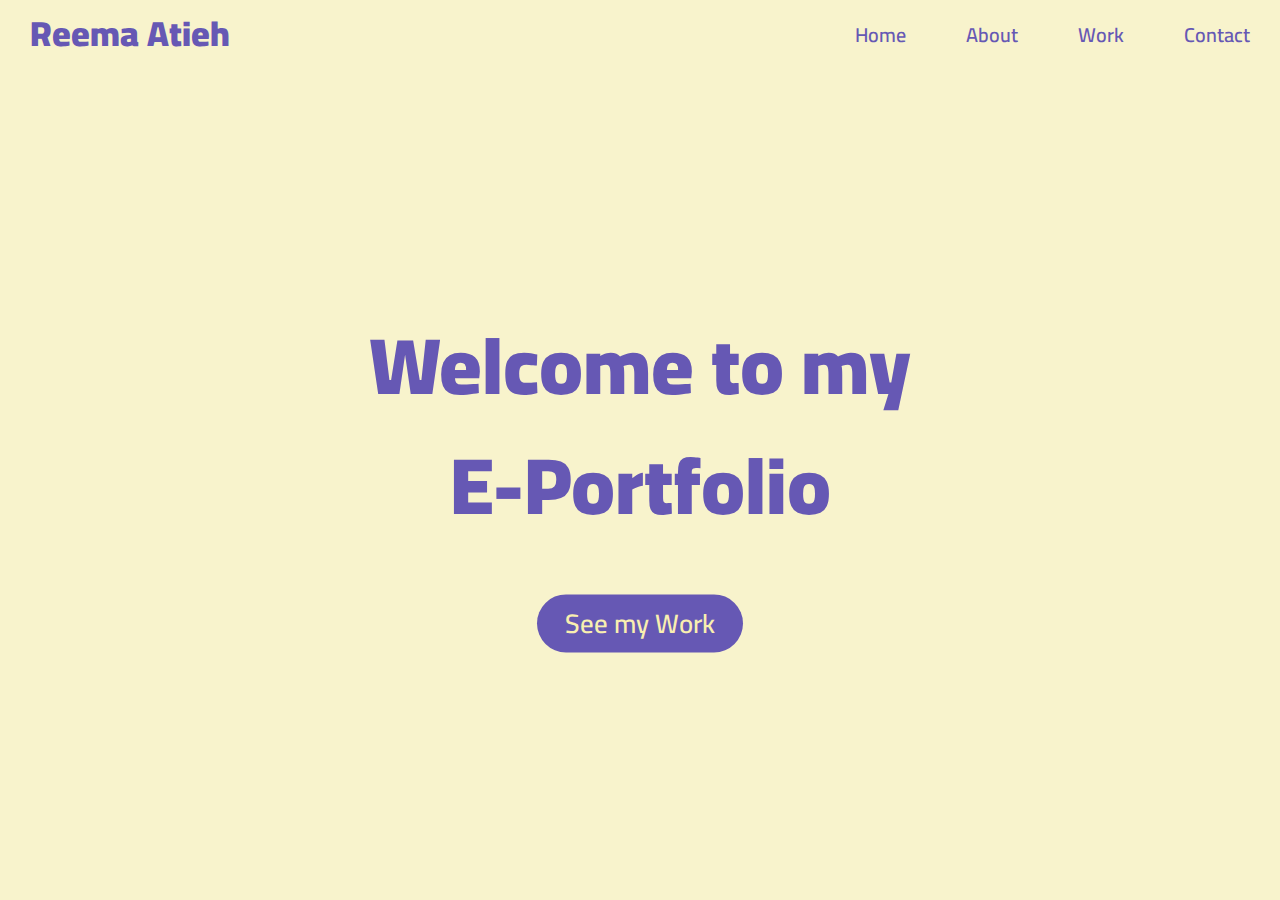
<file: index.html>
<!DOCTYPE html>
<html>
    <head>
        <meta charset="utf-8">
        <meta name="viewport" content="width=device-width, initial-scale=1.0, maximum-scale=1.0,minimum-scale=1.0,user-scalable=0" />
          <title>Reema's Portfolio</title>
          <link rel="stylesheet" href="CSS files/home page style .CSS">
        <link rel="preconnect" href="https://fonts.googleapis.com">
          <link rel="preconnect" href="https://fonts.gstatic.com" crossorigin>
        <link href="https://fonts.googleapis.com/css2?family=Cairo:wght@200;300;400;500;600;700;800;900;1000&display=swap" rel="stylesheet">
          
          
        </head>
        <style>
  body{
      
    margin: 0;
     background-color:#F8F3CC;
 
}
         
            
/*phones screen */
@media screen and (max-width:480px) {


.main-button{
font-family: 'Cairo', sans-serif;
font-size: 15pt;
font-weight: 600;
text-align: center;
background-color:#6658B4 ;
border: none;
color:#F9EFB0;

border-radius: 40px;
padding: 4px 28px;
text-decoration: none;




}

.main-button:hover {

font-family: 'Cairo', sans-serif;
font-size: 15pt;
font-weight: 600;
text-align: center;
background-color: #F9EFB0 ;
border:#6658B4 solid ;
color:#6658B4;

border-radius: 40px;
padding: 4px 28px;
text-decoration: none;

}
}

@media screen and (max-width:300px) {

.main-button{
font-family: 'Cairo', sans-serif;
font-size: 12pt;
font-weight: 600;
text-align: center;
background-color:#6658B4 ;
border: none;
color:#F9EFB0;

border-radius: 40px;
padding: 4px 28px;
text-decoration: none;




}

.main-button:hover {

font-family: 'Cairo', sans-serif;
font-size: 12pt;
font-weight: 600;
text-align: center;
background-color: #F9EFB0 ;
border:#6658B4 solid ;
color:#6658B4;

border-radius: 40px;
padding: 4px 28px;
text-decoration: none;

}
}

/*tablets screen */
@media screen and (max-width:767px){

  .main-button{
font-family: 'Cairo', sans-serif;
font-size: 15pt;
font-weight: 600;
text-align: center;
background-color:#6658B4 ;
border: none;
color:#F9EFB0;

border-radius: 40px;
padding: 4px 28px;
text-decoration: none;




}

.main-button:hover {

font-family: 'Cairo', sans-serif;
font-size: 15pt;
font-weight: 600;
text-align: center;
background-color: #F9EFB0 ;
border:#6658B4 solid ;
color:#6658B4;

border-radius: 40px;
padding: 4px 28px;
text-decoration: none;

}
}






        </style>
    <body>
         <div class="bg-image">
         <diV class="header">
          
          <a class="logo" href="index.html">Reema Atieh</a>
          
          
          <ul id="navbar2" class="navbar">        
            <li class=" active "><a href="index.html">Home</a></li>
            
            <li><a href="About .html">About</a></li>
            <li><a href="Work .html">Work</a></li>
             <li><a href="Contact .html">Contact</a></li>

          </ul>
             
             <a  href="nav bar responsive About.html"><img class=" nav-bar-icon "src=" portfolio images/nav bar icon.png"></a>


          
          
         </diV>
          <div class="center-div">
            <h1 class="main-title">Welcome to my E-Portfolio</h1>
            <!--<button  class="main-button">See my Work</button>-->
            <a  class="main-button" href="Work .html">See my Work</a>
            
    
          </div>

         </div>       
 
    </body>
</html>
</file>
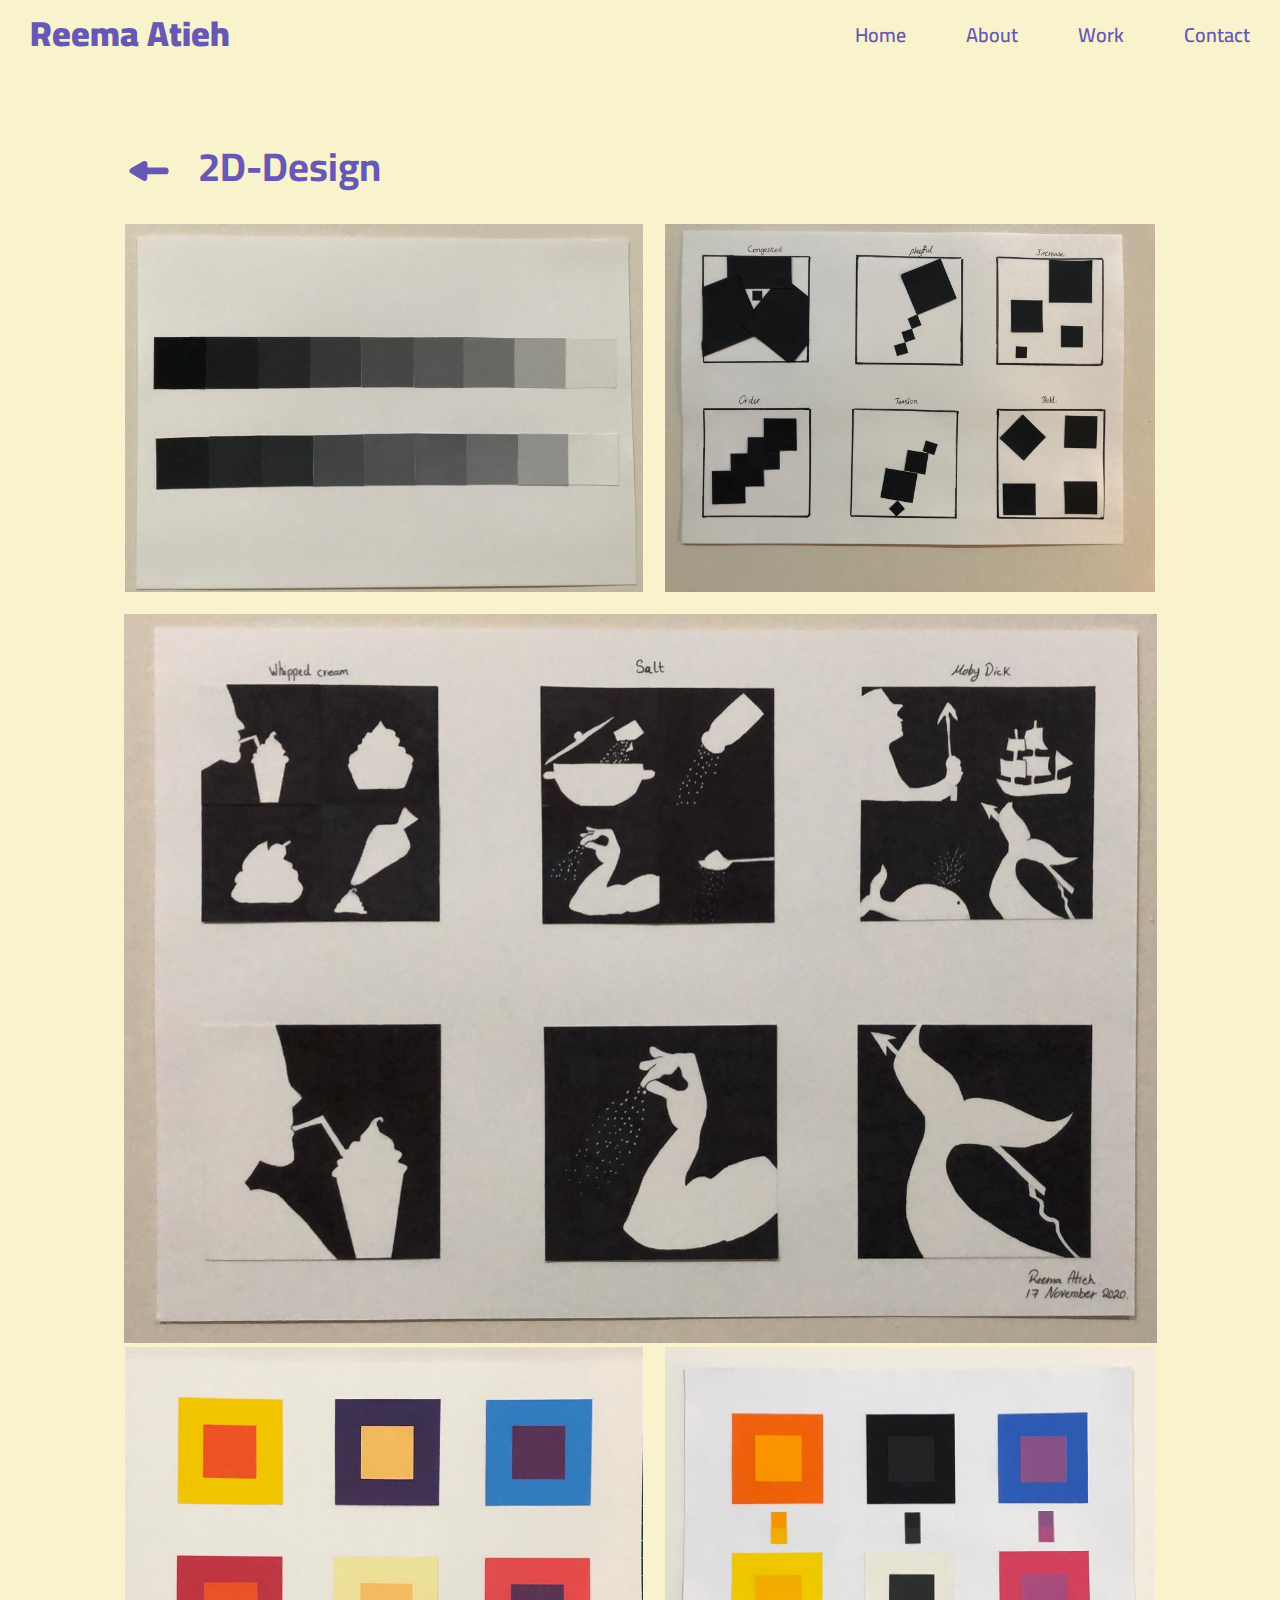
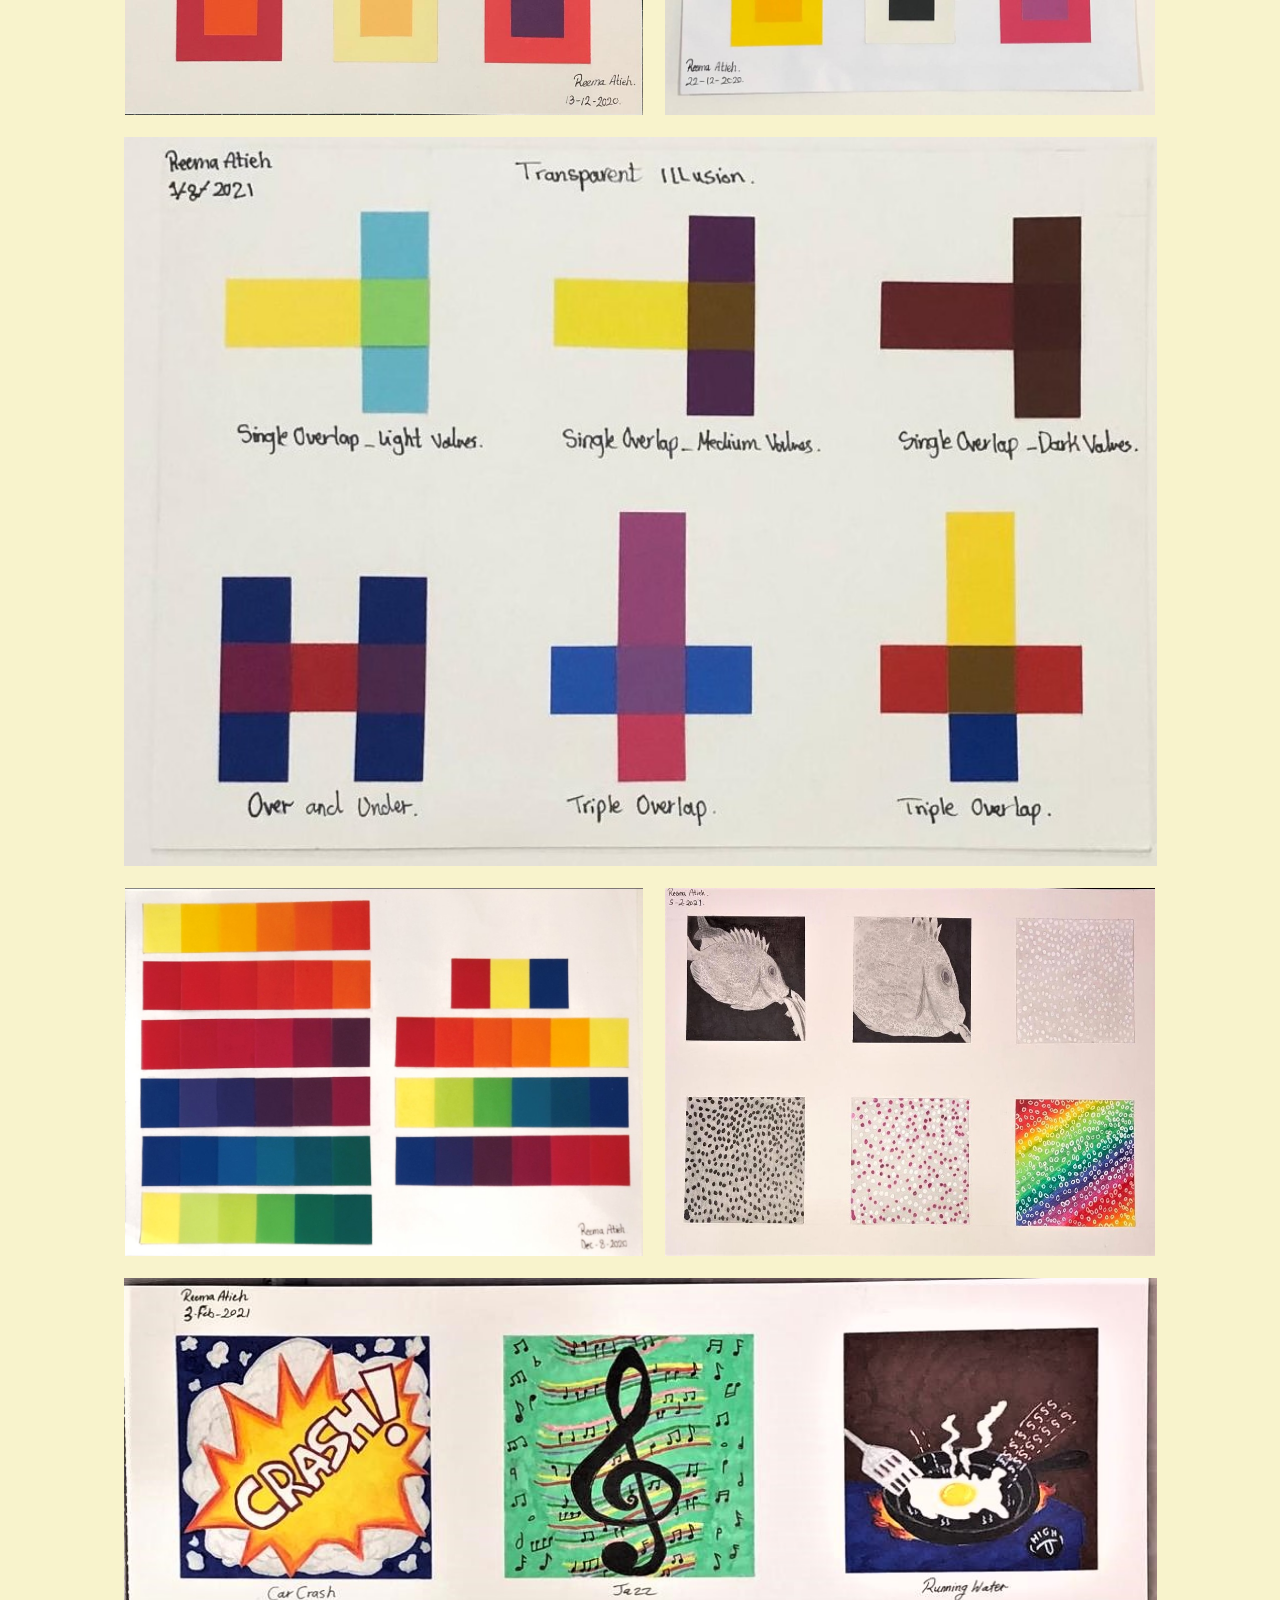
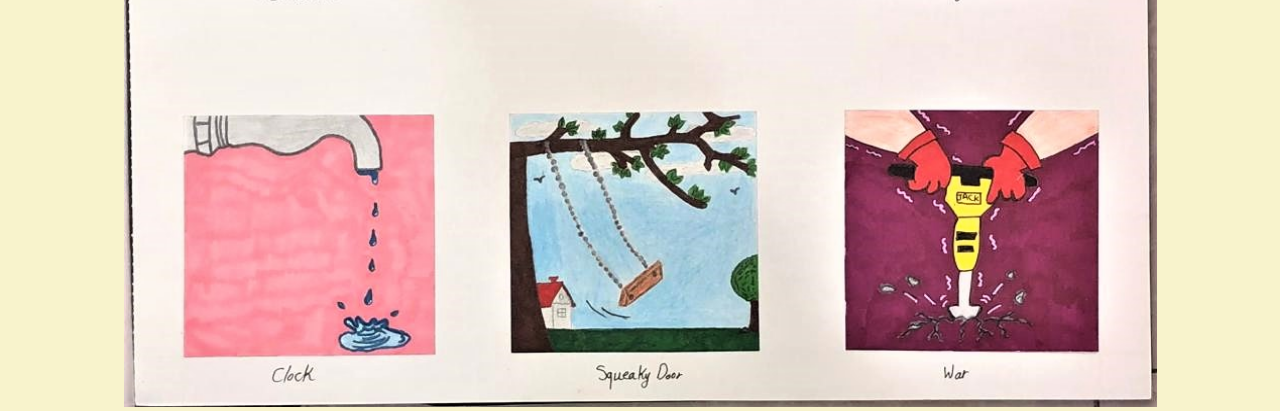
<file: 2D-Design work page.html>
<!DOCTYPE html>
<html>
    <head>
        <meta charset="utf-8">
        <meta name="viewport" content="width=device-width, initial-scale=1.0, maximum-scale=1.0,minimum-scale=1.0,user-scalable=0" />
          <title>Reema's Portfolio</title>
          <link rel="stylesheet" href="CSS files/Drawing page style.CSS ">
          <link rel="preconnect" href="https://fonts.googleapis.com">
          <link rel="preconnect" href="https://fonts.gstatic.com" crossorigin>
          <link href="https://fonts.googleapis.com/css2?family=Cairo:wght@200;300;400;500;600;700;800;900;1000&display=swap" rel="stylesheet">
          
        </head>

        <style>
          .center{
            text-align: center;
          }

           /*phones screen */
@media screen and (max-width:480px) {
  .responsive{
            width: 400%;
          max-width: 400px;
           height: auto;
           margin-left: 0;

           
          }

          
    .logo {

text-decoration: none;
font-family: 'Cairo', sans-serif;
font-size: 20px;
font-weight: 900;
margin-top: 0;
padding-left: 30px;
padding-top: 10px;
color: #6658B4;
width: 150px
    
}

          .navbar{
            visibility: hidden;
            width: 0;
            height: 0;

            padding-left: 0;
          }

     

          .before-about{
        margin-top: 60px;
        margin-bottom: 20px;
    }
    
    .arrow {
        width: 30px;
        height: 20px;
    padding-left: 35px;
    margin-top: 1px;
    }
    
    h1{
    
    
        font-family: 'Cairo', sans-serif;
        font-size: 20px;
        font-weight: 800;
        color: #6658B4;
        padding-left: 10px;
        padding-top: 44px;
    }
    
    .bio{
        margin:0; 
        padding-left: 0;
        padding-top: 0;
        display: inline-block;
        padding-left: 14px;
    }
  .center{
    margin-left: 0;
    margin-right: 0;
  }
}

@media screen and (max-width:300px) {
  .responsive{
            width: 400%;
          max-width: 400px;
           height: auto;
           margin-left: 0;

           
          }

          
    .logo {

text-decoration: none;
font-family: 'Cairo', sans-serif;
font-size: 20px;
font-weight: 900;
margin-top: 0;
padding-left: 30px;
padding-top: 10px;
color: #6658B4;
width: 100px
    
}

          .navbar{
            visibility: hidden;
            width: 0px;
          }

          .center{
            display: block;
    margin-left: 0;
    margin-right: 0;
  }

  .before-about{
        margin-top: 60px;
        margin-bottom: 20px;
    }
    
    .arrow {
        width: 30px;
        height: 20px;
    padding-left: 35px;
    margin-top: 1px;
    }
    
    h1{
    
    
        font-family: 'Cairo', sans-serif;
        font-size: 20px;
        font-weight: 800;
        color: #6658B4;
        padding-left: 10px;
        padding-top: 44px;
    }
    
    .bio{
        margin:0; 
        padding-left: 0;
        padding-top: 0;
        display: inline-block;
        padding-left: 14px;
    }

}

@media screen and (max-width:769px) {

  .responsive{
            width: 400%;
          max-width: 400px;
           height: auto;
           margin-left: 0;

           
          }

          
    .logo {

text-decoration: none;
font-family: 'Cairo', sans-serif;
font-size: 20px;
font-weight: 900;
margin-top: 0;
padding-left: 30px;
padding-top: 10px;
color: #6658B4;
width: 150px
    
}

        .navbar{
          
    margin-left: 200px;
    padding-left: 0px;

        }

          .center{
            display: block;
    margin-left: 0;
    margin-right: 0;
  }

  .before-about{
        margin-top: 60px;
        margin-bottom: 20px;
    }
    
    .arrow {
        width: 30px;
        height: 20px;
    padding-left: 35px;
    margin-top: 1px;
    }
    
    h1{
    
    
        font-family: 'Cairo', sans-serif;
        font-size: 20px;
        font-weight: 800;
        color: #6658B4;
        padding-left: 10px;
        padding-top: 44px;
    }
    
    .bio{
        margin:0; 
        padding-left: 0;
        padding-top: 0;
        display: inline-block;
        padding-left: 14px;
    }
  }

        </style>
    <body>
         <div>
         <diV class="header">
          
          <a class="logo" href="index.html">Reema Atieh</a>
          
          <ul class="navbar">        
            <li><a href="index.html">Home</a></li>
            <li><a href="About .html">About</a></li>
            <li><a href="Work .html">Work</a></li>
             <li><a href="Contact .html">Contact</a></li>

          </ul>

         </diV>
         <div>
            
            <div class="before-about">
                <a href="Work .html"><img class=" arrow "src="portfolio images/SVG/arrow .svg"></a>
                <h1 class="bio"> 2D-Design</h1>
            </div>


            <div class="center" 
>

    <img class="responsive"  src="portfolio images/2D-design  images/A1 Value Scale.jpg" width="518px" height="368px">
    <img class="responsive"   src="portfolio images/2D-design  images/A2 BALCK SQUARES PROBLEM PART 2.jpg" width="490px" height="368px" style="margin-left: 18px; " >
    <img class="responsive"  src="portfolio images/2D-design  images/negative space.jpg" width="1033px" height="729px" style= "margin-top: 18px;">  
      <img class="responsive" src="portfolio images/2D-design  images/1 Color as 2 .jpg" width="518px" height="368px"  >
    <img class="responsive" src="portfolio images/2D-design  images/2 Color as 1.jpeg"  width="490px" height="368px" style="margin-left: 18px; " >
    <img class="responsive" src="portfolio images/2D-design  images/Transparent Illusion.jpeg" width="1033px" height="729px" style= "margin-top: 18px; margin-bottom: 18px;";>
    <img class="responsive" src="portfolio images/2D-design  images/color wheel chart.jpg" width="518px" height="368px" >
    <img class="responsive" src="portfolio images/2D-design  images/Pattern.jpeg" width="490px" height="368px" style="margin-left: 18px;" >
    <img class="responsive" src="portfolio images/2D-design  images/Sound.jpeg" width="1033px" height="729px" style= "margin-top: 18px;" >
    
</div>
</file>
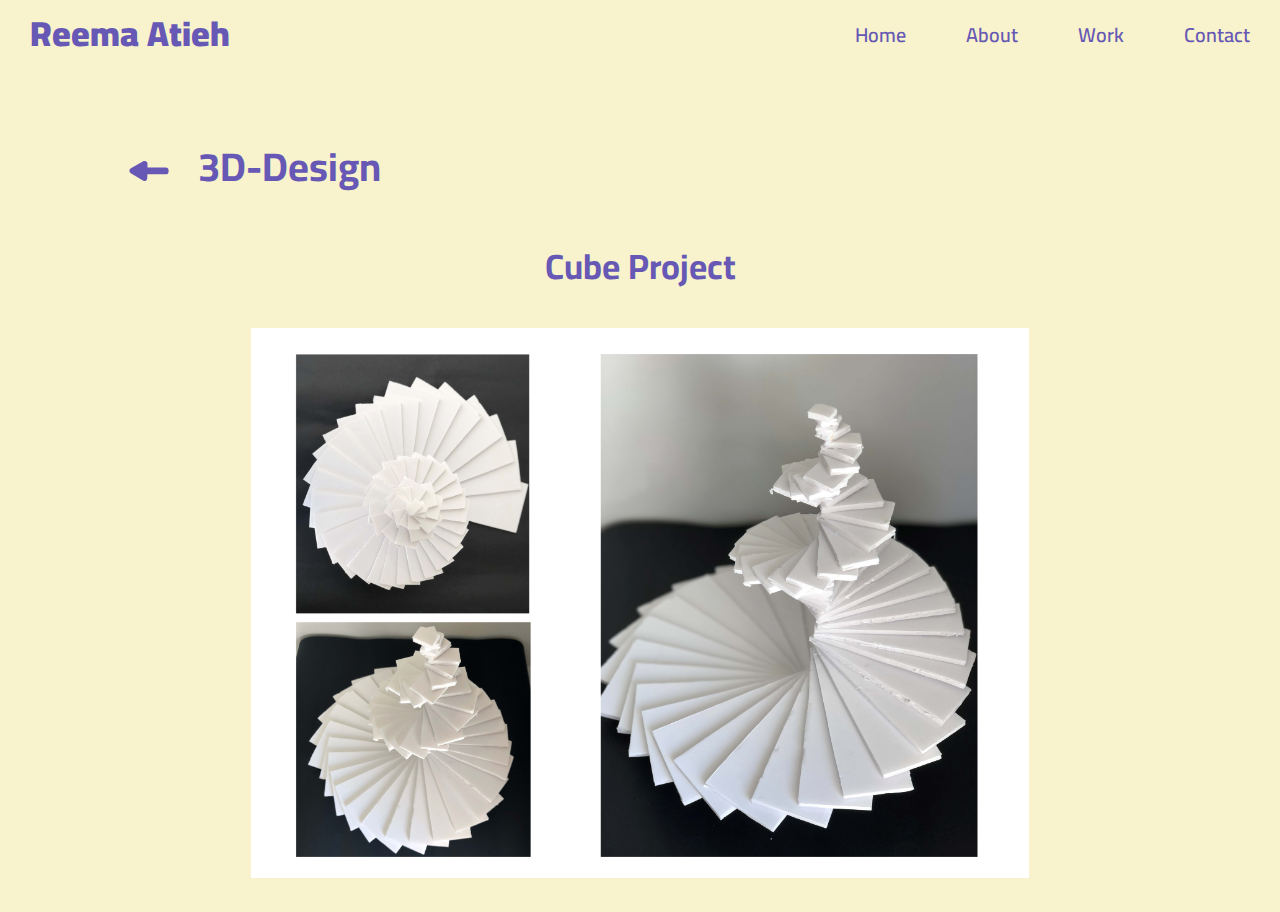
<file: 3D-Design work page .html>
<!DOCTYPE html>
<html>
    <head>
        <meta charset="utf-8">
        <meta name="viewport" content="width=device-width, initial-scale=1.0, maximum-scale=1.0,minimum-scale=1.0,user-scalable=0" />
          <title>Reema's Portfolio</title>
          <link rel="stylesheet" href="CSS files/3D-Design page style.CSS  ">
          <link rel="preconnect" href="https://fonts.googleapis.com">
          <link rel="preconnect" href="https://fonts.gstatic.com" crossorigin>
          <link href="https://fonts.googleapis.com/css2?family=Cairo:wght@200;300;400;500;600;700;800;900;1000&display=swap" rel="stylesheet">
          
        </head>

        <style>

              /*phones screen */
@media screen and (max-width:480px) {
  .responsive{
            width: 400%;
          max-width: 400px;
           height: auto;
           margin-left: 0;

           
          }

          
    .logo {

text-decoration: none;
font-family: 'Cairo', sans-serif;
font-size: 20px;
font-weight: 900;
margin-top: 0;
padding-left: 30px;
padding-top: 10px;
color: #6658B4;
width: 150px
    
}

          .navbar{
            visibility: hidden;
            width: 0;
            height: 0;

            padding-left: 0;
          }

     

          .before-about{
        margin-top: 60px;
        margin-bottom: 20px;
    }
    
    .arrow {
        width: 30px;
        height: 20px;
    padding-left: 35px;
    margin-top: 1px;
    }
    
    h1{
    
    
        font-family: 'Cairo', sans-serif;
        font-size: 20px;
        font-weight: 800;
        color: #6658B4;
        padding-left: 10px;
        padding-top: 44px;
    }
    
    .bio{
        margin:0; 
        padding-left: 0;
        padding-top: 0;
        display: inline-block;
        padding-left: 14px;
    }
  .center{
    margin-left: 0;
    margin-right: 0;
  }
}

@media screen and (max-width:300px) {
  .responsive{
            width: 400%;
          max-width: 400px;
           height: auto;
           margin-left: 0;

           
          }

          
    .logo {

text-decoration: none;
font-family: 'Cairo', sans-serif;
font-size: 20px;
font-weight: 900;
margin-top: 0;
padding-left: 30px;
padding-top: 10px;
color: #6658B4;
width: 100px
    
}

          .navbar{
            visibility: hidden;
            width: 0px;
          }

          .center{
            display: block;
    margin-left: 0;
    margin-right: 0;
  }

  .before-about{
        margin-top: 60px;
        margin-bottom: 20px;
    }
    
    .arrow {
        width: 30px;
        height: 20px;
    padding-left: 35px;
    margin-top: 1px;
    }
    
    h1{
    
    
        font-family: 'Cairo', sans-serif;
        font-size: 20px;
        font-weight: 800;
        color: #6658B4;
        padding-left: 10px;
        padding-top: 44px;
    }
    
    .bio{
        margin:0; 
        padding-left: 0;
        padding-top: 0;
        display: inline-block;
        padding-left: 14px;
    }

}

        </style>
    <body>
         <div>
         <diV class="header">
          
          <a class="logo" href="index.html">Reema Atieh</a>
          
          <ul class="navbar">        
            <li><a href="index.html">Home</a></li>
            <li><a href="About .html">About</a></li>
            <li><a href="Work .html">Work</a></li>
             <li><a href="Contact .html">Contact</a></li>

          </ul>

         </diV>
         <div>
            
            <div class="before-about">
                <a href="Work .html"><img class=" arrow "src="portfolio images/SVG/arrow .svg"></a>
                <h1 class="bio"> 3D-Design</h1>
            </div>

            <div class="center" style="text-align: center;
            margin-bottom: 30px;">
                <h2 style= "color: #6658B4;
                font-size: 2.1875rem;
                 font-family: 'Cairo', sans-serif;"> Cube Project </h2>
                <img class="responsive" src="portfolio images/3D-design images/cube Project .jpg"  width="778px" height="550px">
            </div>
</file>
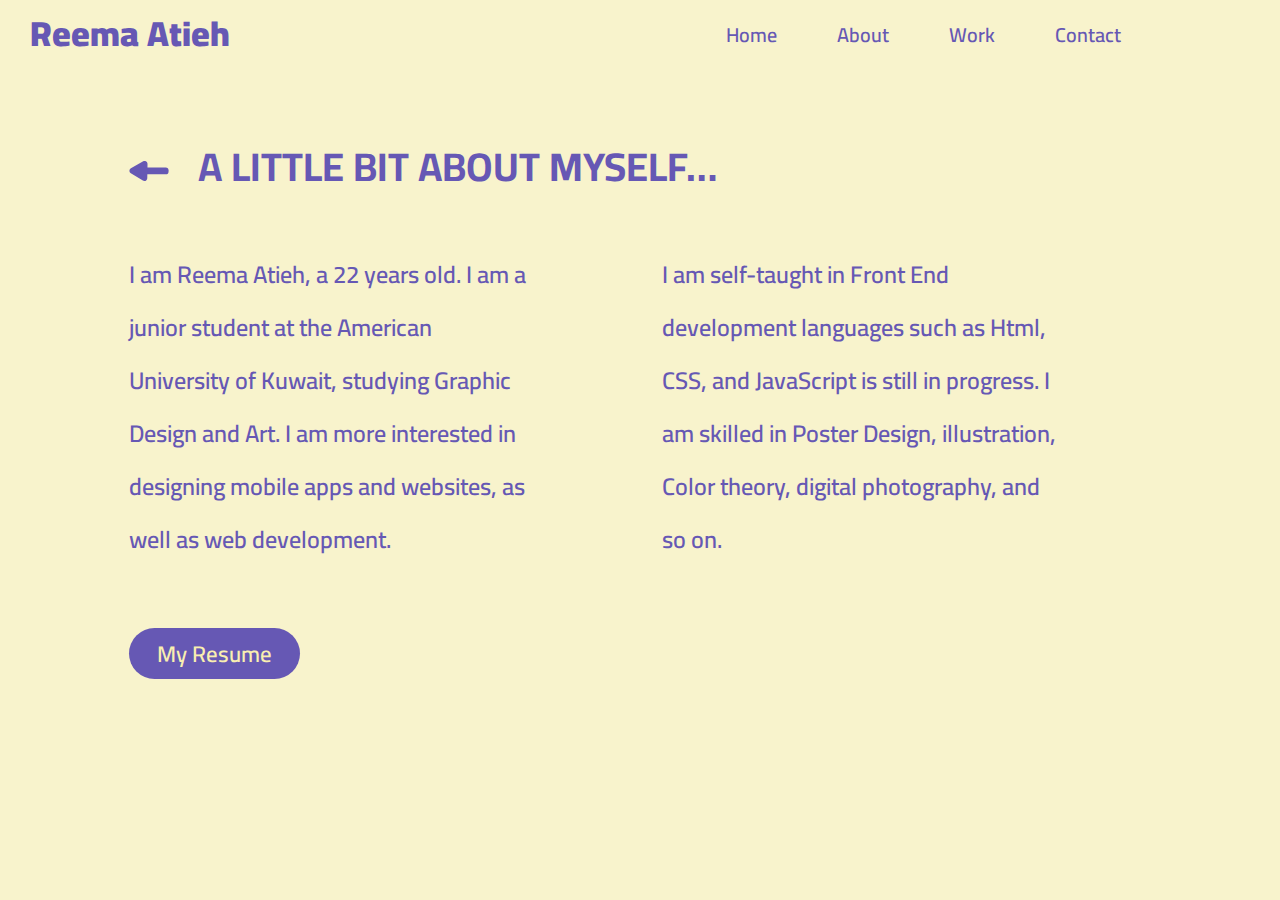
<file: About .html>
<!DOCTYPE html>
<html>
    <head>
        <meta charset="utf-8">
        <meta name="viewport" content="width=device-width, initial-scale=1.0, maximum-scale=1.0,minimum-scale=1.0,user-scalable=0" />
          <title>Reema's Portfolio</title>
          <link rel="stylesheet" href="CSS files/About page style.CSS">
                    <link rel="preconnect" href="https://fonts.googleapis.com">
          <link rel="preconnect" href="https://fonts.gstatic.com" crossorigin>
          <link href="https://fonts.googleapis.com/css2?family=Cairo:wght@200;300;400;500;600;700;800;900;1000&display=swap" rel="stylesheet">
        </head>
        
    <body>
         <div class="About-page">
         <diV class="header">
          
          <a class="logo" href="index.html">Reema Atieh</a>
          
          <ul class="navbar">        
            <li><a href="index.html">Home</a></li>
            <li><a href="About .html">About</a></li>
            <li><a href="Work .html">Work</a></li>
             <li><a href="Contact .html">Contact</a></li>

          </ul>
          <a href="nav bar responsive About.html"><img class=" nav-bar-icon "src=" portfolio images/nav bar icon.png"></a>

         </diV>
         <div>
            
            <div class="before-about">
                <a href="index.html"><img class=" arrow "src=" portfolio images/SVG/arrow .svg"></a>
            <h1 class="bio">  A LITTLE BIT ABOUT MYSELF… </h1>
           </div>
           
            <div class="grid">
            <p class="p1">I am Reema Atieh, a 22 years old.
                I am a junior student at the American 
                University of Kuwait, studying 
                Graphic Design and Art. I am more
                interested in designing mobile apps 
                and websites, as well as web
                development.</p>
            
                <p class="p2">I am self-taught in Front End 
                    development languages such as 
                    Html, CSS, and JavaScript is still 
                    in progress.    I am skilled in Poster 
                    Design, illustration, Color theory,
                    digital photography, and so on.</p>
                </div>
                <div class="button-resume">
                    <a  class="main-button" href="resume.html">My Resume</a>
                </div>
            </div>
</file>
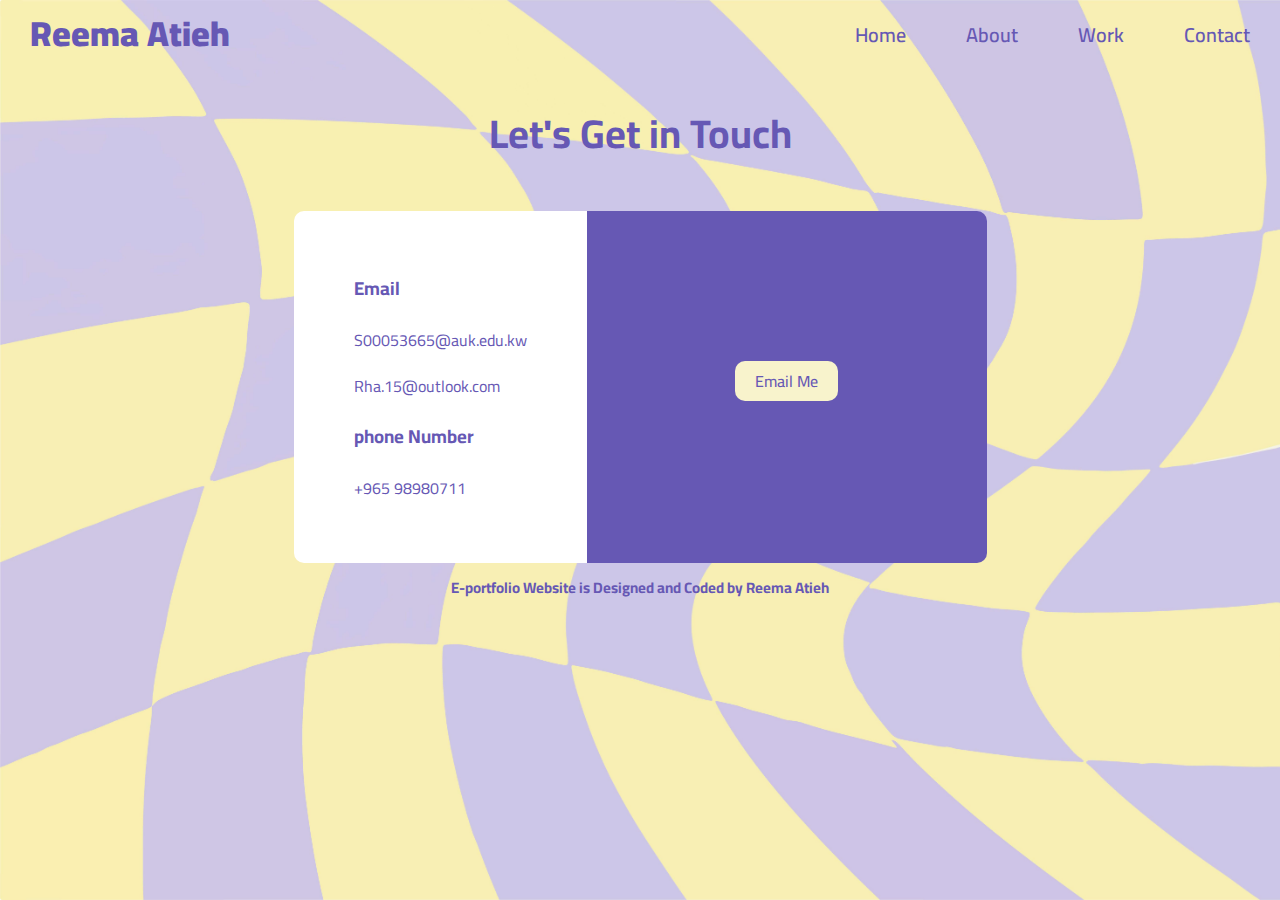
<file: Contact .html>
<!DOCTYPE html>
<html>
    <head>
        <meta charset="utf-8">
        <meta name="viewport" content="width=device-width, initial-scale=1.0, maximum-scale=1.0,minimum-scale=1.0,user-scalable=0" />
          <title>Reema's Portfolio</title>
          <link rel="stylesheet" href="CSS files/Contact page style.CSS">
          <link rel="preconnect" href="https://fonts.googleapis.com">
          <link rel="preconnect" href="https://fonts.gstatic.com" crossorigin>
          <link href="https://fonts.googleapis.com/css2?family=Cairo:wght@200;300;400;500;600;700;800;900;1000&display=swap" rel="stylesheet">
          
        </head>
    <style>
    .nav-bar-icon {
    visibility: hidden;
    width: 0;

}
    
    
    </style>
    <body>
        <div class="bg-image">
         <diV class="header">
          
          <a class="logo" href="index.html">Reema Atieh</a>
          
          <ul class="navbar">  
                  
            <li><a href="index.html">Home</a></li>
            <li><a href="About .html">About</a></li>
            <li><a href="Work .html">Work</a></li>
             <li><a href="Contact .html">Contact</a></li>

          </ul>
          <a  href="nav bar responsive About.html"><img class=" nav-bar-icon "src=" portfolio images/nav bar icon.png"></a>

         </diV>
         <div>

          <div class="title">
            <h1>Let's Get in Touch </h1>
          </div>
            
<div class="center ">
    <div class="white" >
    <div class="my-info">
      <h3>Email</h3>
      <p>S00053665@auk.edu.kw</p>
      <p>Rha.15@outlook.com</p>
      <h3>
        phone Number 
      </h3>
      <p class="number">+965 98980711</p>

    </div>
    </div>

  
  <div class="user-info">
      <div class="inside-userinfo"> 
          
          
          
          

        <a style="
    margin-top: 150px;
" class="Email-me" id="button" href="mailto:S00053665@auk.edu.kw? 
sublect=subject text">Email Me </a>
       
      </div>     

  </div>
</div> 

  <p style="text-align: center;
  font-size: 15px;
  font-weight: 700;
  font-family:'Cairo', sans-serif;
  margin:10px;
  color: #6658B4;">

E-portfolio Website is Designed and Coded by Reema Atieh 
  </p>

</body>



</html>
</file>
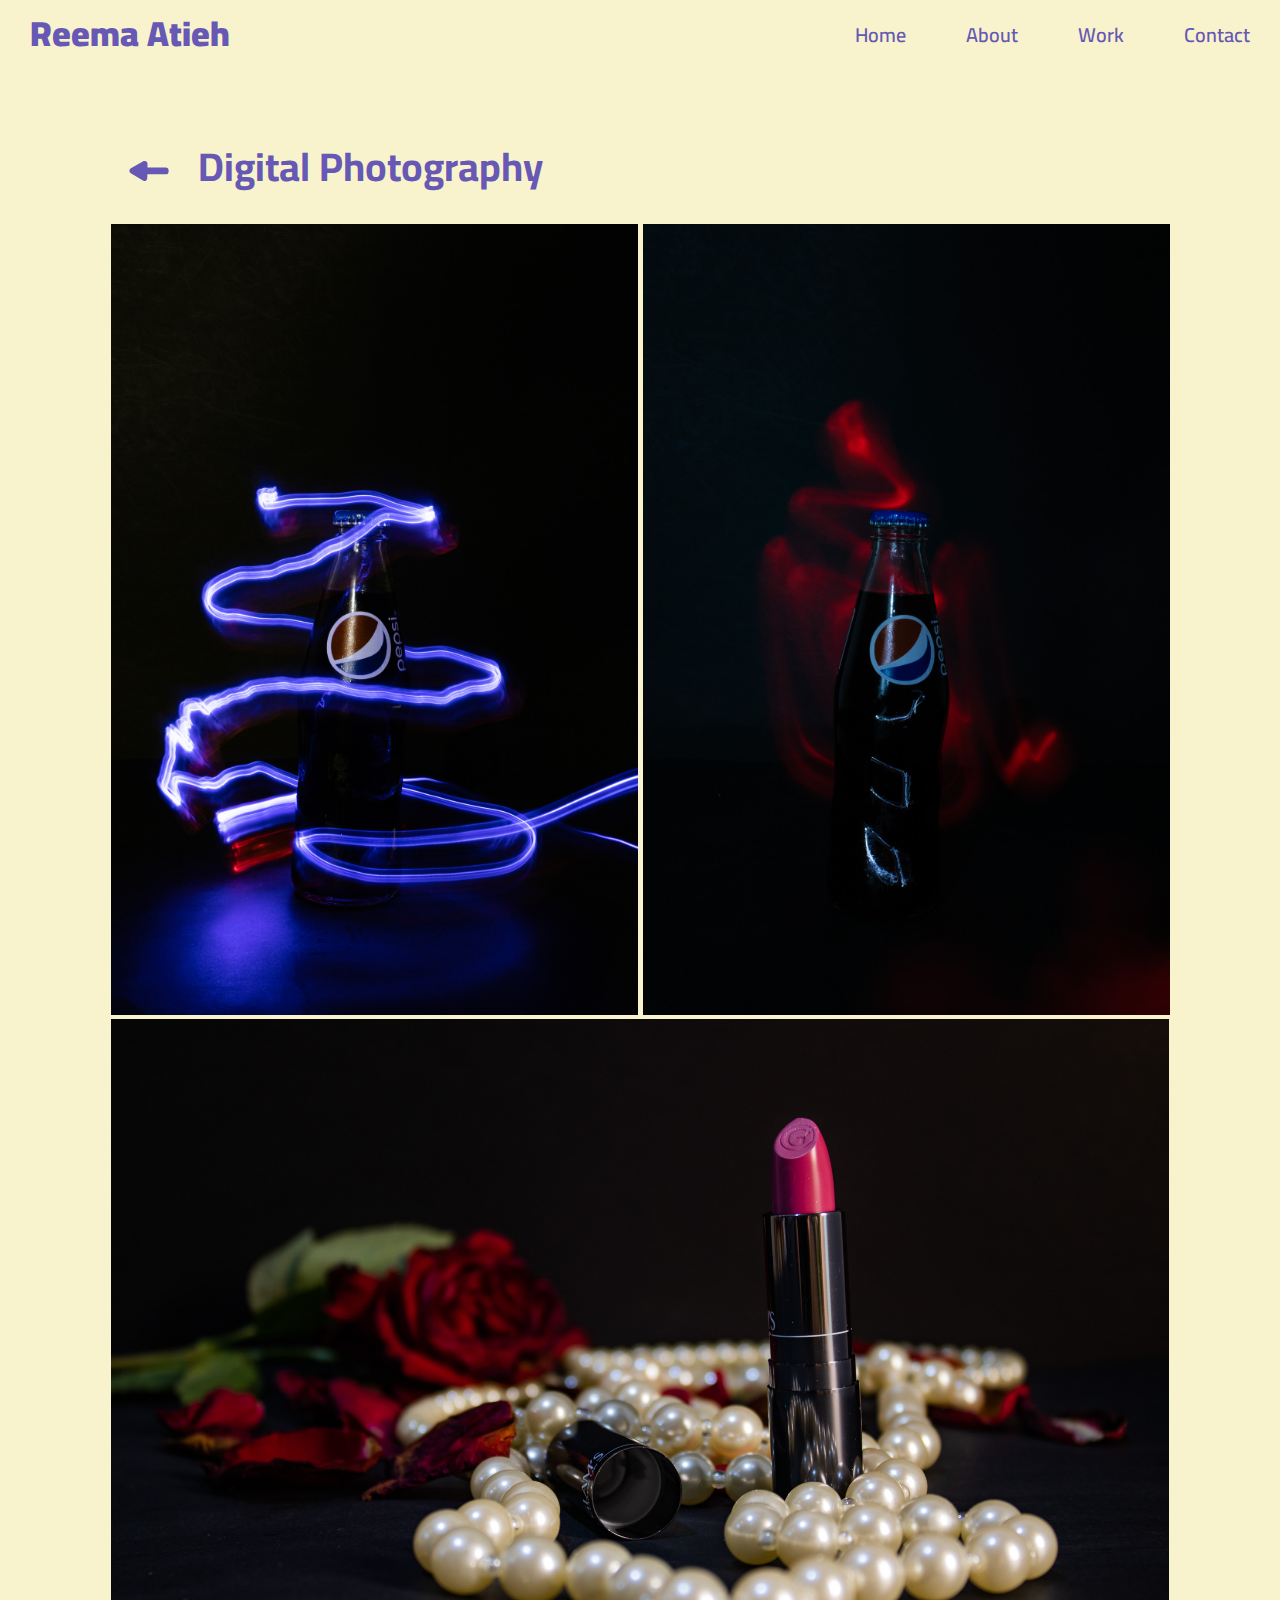
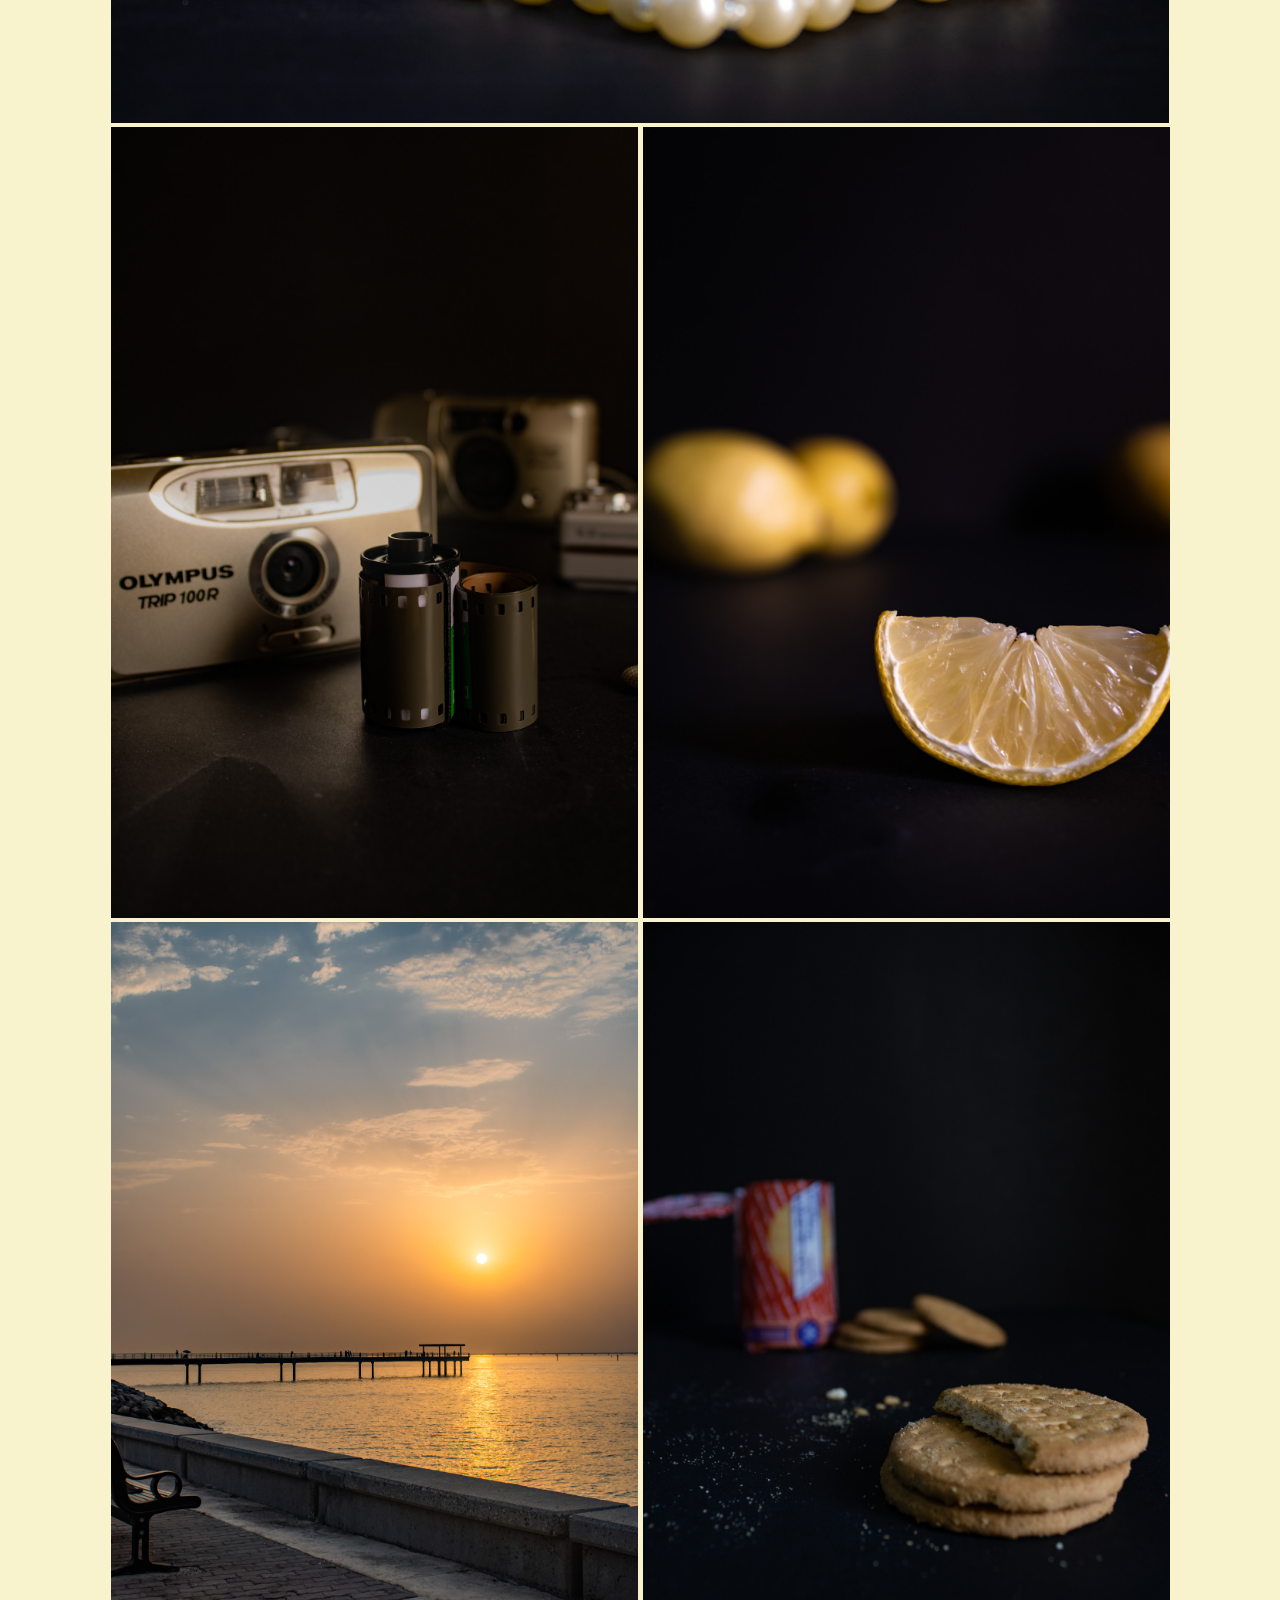
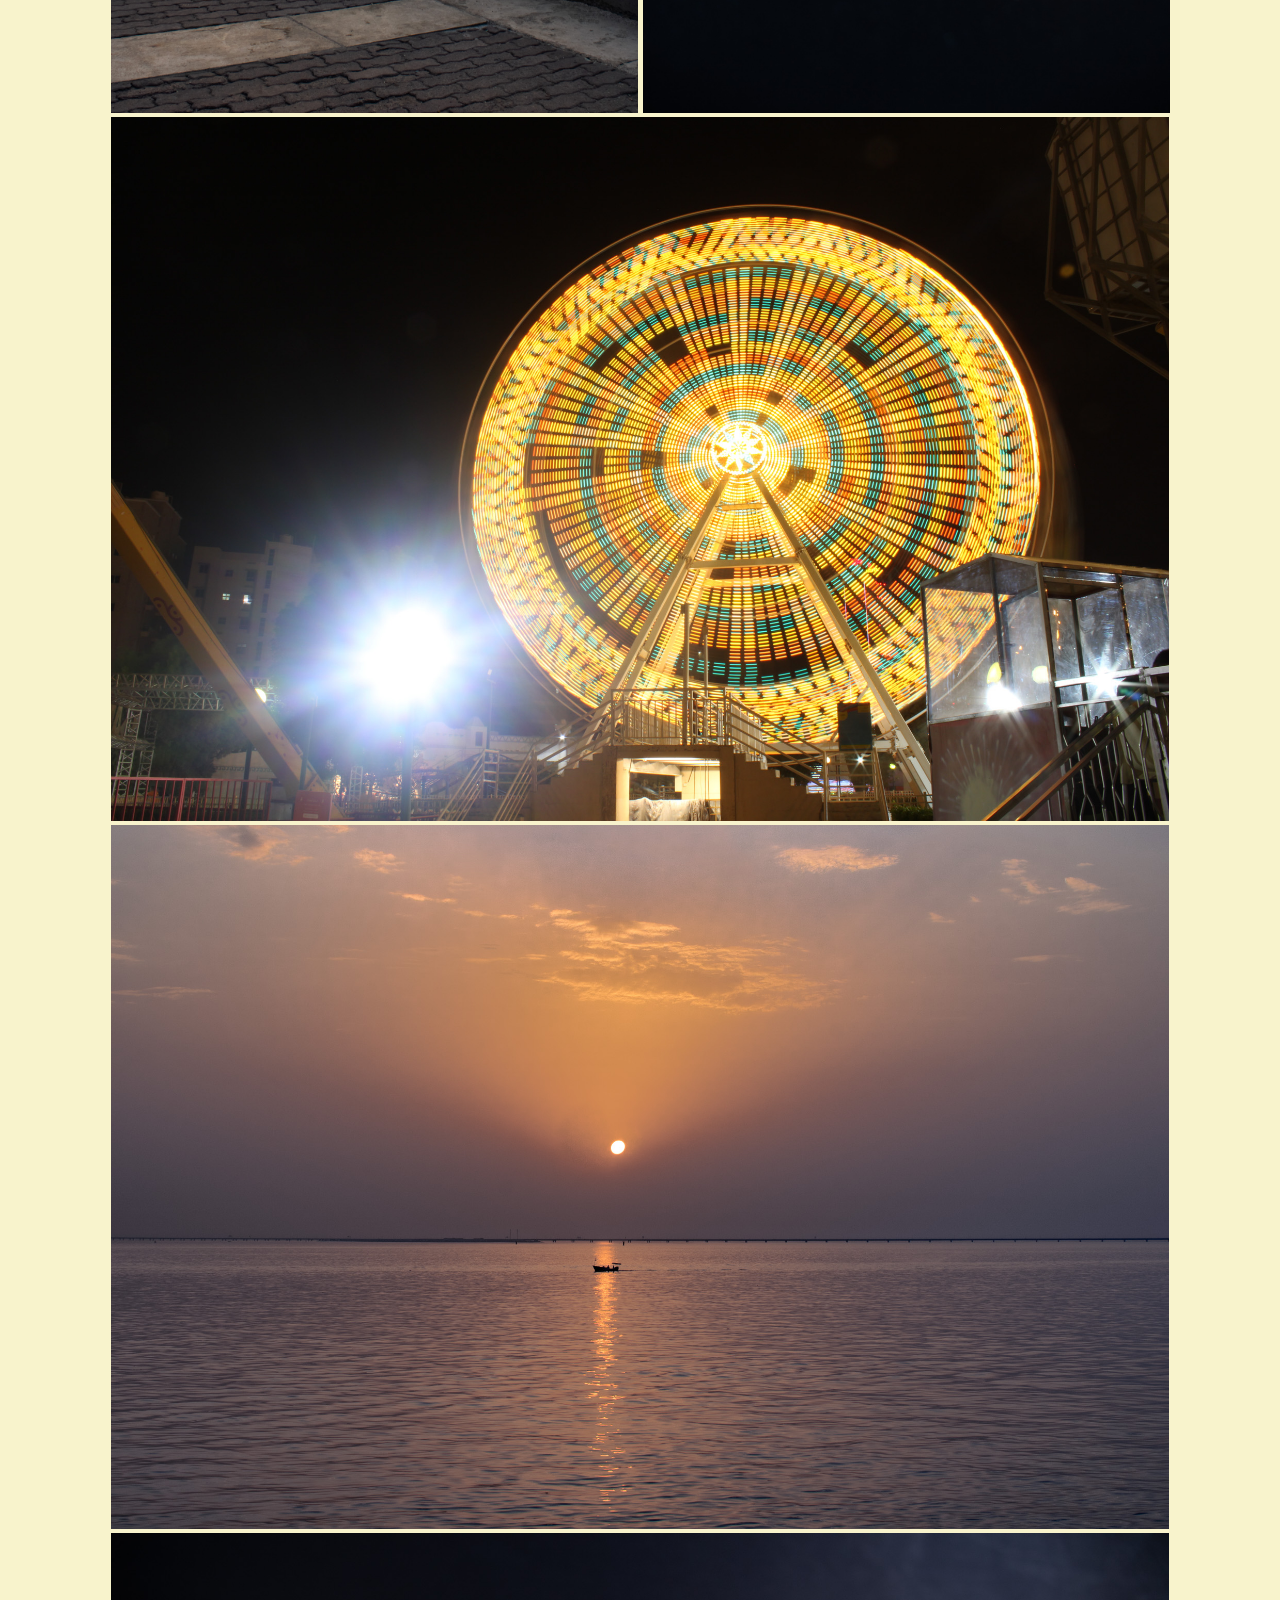
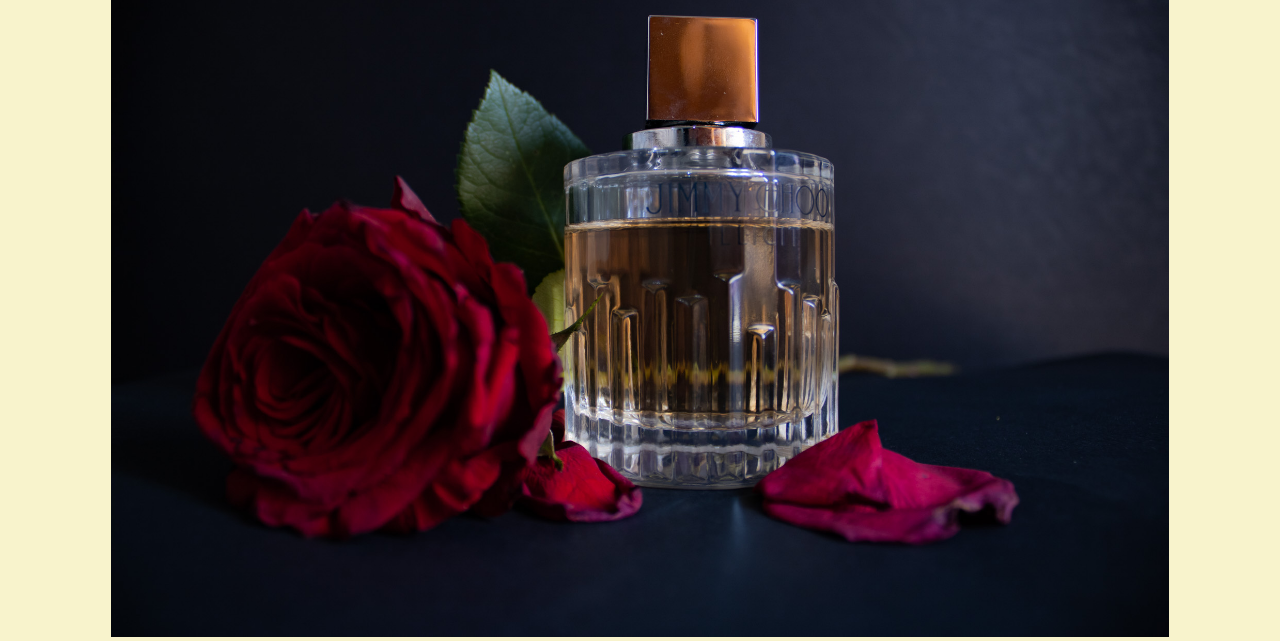
<file: Digital Photography work.html>
<!DOCTYPE html>
<html>
    <head>
        <meta charset="utf-8">
        <meta name="viewport" content="width=device-width, initial-scale=1.0, maximum-scale=1.0,minimum-scale=1.0,user-scalable=0" />
          <title>Reema's Portfolio</title>
         <link rel="stylesheet" href="CSS files/Digital Photography work.CSS">
          <link rel="preconnect" href="https://fonts.googleapis.com">
          <link rel="preconnect" href="https://fonts.gstatic.com" crossorigin>
          <link href="https://fonts.googleapis.com/css2?family=Cairo:wght@200;300;400;500;600;700;800;900;1000&display=swap" rel="stylesheet">




        </head>

        <style>
          .center{
            text-align: center;
          }
/*phones screen */
    @media screen and (max-width:480px) {
  .responsive{
            width: 400%;
          max-width: 400px;
           height: auto;
           margin-left: 0;

           
          }

          
    .logo {

text-decoration: none;
font-family: 'Cairo', sans-serif;
font-size: 20px;
font-weight: 900;
margin-top: 0;
padding-left: 30px;
padding-top: 10px;
color: #6658B4;
width: 150px
    
}

          .navbar{
            visibility: hidden;
            width: 0;
            height: 0;

            padding-left: 0;
          }

     

          .before-about{
        margin-top: 60px;
        margin-bottom: 20px;
    }
    
    .arrow {
        width: 30px;
        height: 20px;
    padding-left: 35px;
    margin-top: 1px;
    }
    
    h1{
    
    
        font-family: 'Cairo', sans-serif;
        font-size: 20px;
        font-weight: 800;
        color: #6658B4;
        padding-left: 10px;
        padding-top: 44px;
    }
    
    .bio{
        margin:0; 
        padding-left: 0;
        padding-top: 0;
        display: inline-block;
        padding-left: 14px;
    }
  .center{
    margin-left: 0;
    margin-right: 0;
  }
}

@media screen and (max-width:300px) {
  .responsive{
            width: 400%;
          max-width: 400px;
           height: auto;
           margin-left: 0;

           
          }

          
    .logo {

text-decoration: none;
font-family: 'Cairo', sans-serif;
font-size: 20px;
font-weight: 900;
margin-top: 0;
padding-left: 30px;
padding-top: 10px;
color: #6658B4;
width: 100px
    
}

          .navbar{
            visibility: hidden;
            width: 0px;
          }

          .center{
    margin-left: 0;
    margin-right: 0;
  }

  .before-about{
        margin-top: 60px;
        margin-bottom: 20px;
    }
    
    .arrow {
        width: 30px;
        height: 20px;
    padding-left: 35px;
    margin-top: 1px;
    }
    
    h1{
    
    
        font-family: 'Cairo', sans-serif;
        font-size: 20px;
        font-weight: 800;
        color: #6658B4;
        padding-left: 10px;
        padding-top: 44px;
    }
    
    .bio{
        margin:0; 
        padding-left: 0;
        padding-top: 0;
        display: inline-block;
        padding-left: 14px;
    }

}
          

        </style>
        <body>
    
          <div>
             <div class="header">
              
              <a class="logo" href="index.html">Reema Atieh</a>
              <ul class="navbar">        
                <li><a href="index.html">Home</a></li>
                <li><a href="About .html">About</a></li>
                <li><a href="Work .html">Work</a></li>
                 <li><a href="Contact .html">Contact</a></li>
                 
              
    
              </ul>

          
          </div>
    
    <div>
                
          <div class="before-about">
                <a href="Work .html"><img class=" arrow "src="portfolio images/SVG/arrow .svg"></a>
                <a href="Work .html"><h1  class="bio"> Digital Photography </h1></a>
          </div>

        
    
    </div>


<div class="center" 

>

    <img  class= "responsive" src="portfolio images/Digital photography pictures/IMG_3112.jpg" width="527px" height="791px" >
    <img  class= "responsive" src="portfolio images/Digital photography pictures/IMG_3122-2.jpg" width="527px" height="791px" style="margin-left:1px;">
    <img   class= "responsive" src="portfolio images/Digital photography pictures/IMG_2912-2.jpg" width="1058px" height="704px"> 
    <img  class= "responsive" src="portfolio images/Digital photography pictures/IMG_3026.jpg"width="527px" height="791px">
    <img   class= "responsive" src="portfolio images/Digital photography pictures/IMG_2864-2.jpg"width="527px" height="791px" style="margin-left:1px;">
    <img  class= "responsive" src="portfolio images/Digital photography pictures/IMG_1763-HDR-2.jpg"width="527px" height="791px">
    <img  class= "responsive" src="portfolio images/Digital photography pictures/IMG_2833-2.jpg"width="527px" height="791px" style="margin-left:1px;" >
    <img  class= "responsive" src="portfolio images/Digital photography pictures/8- Moving lights long exposure .jpg" width="1058px" height="704px">
    <img  class= "responsive" src="portfolio images/Digital photography pictures/IMG_1789-HDR-2.jpg"width="1058px" height="704px">
    <img  class= "responsive" src="portfolio images/Digital photography pictures/IMG_2746-2.jpg"width="1058px" height="704px">



              

              </div>

              
          </body>
</file>
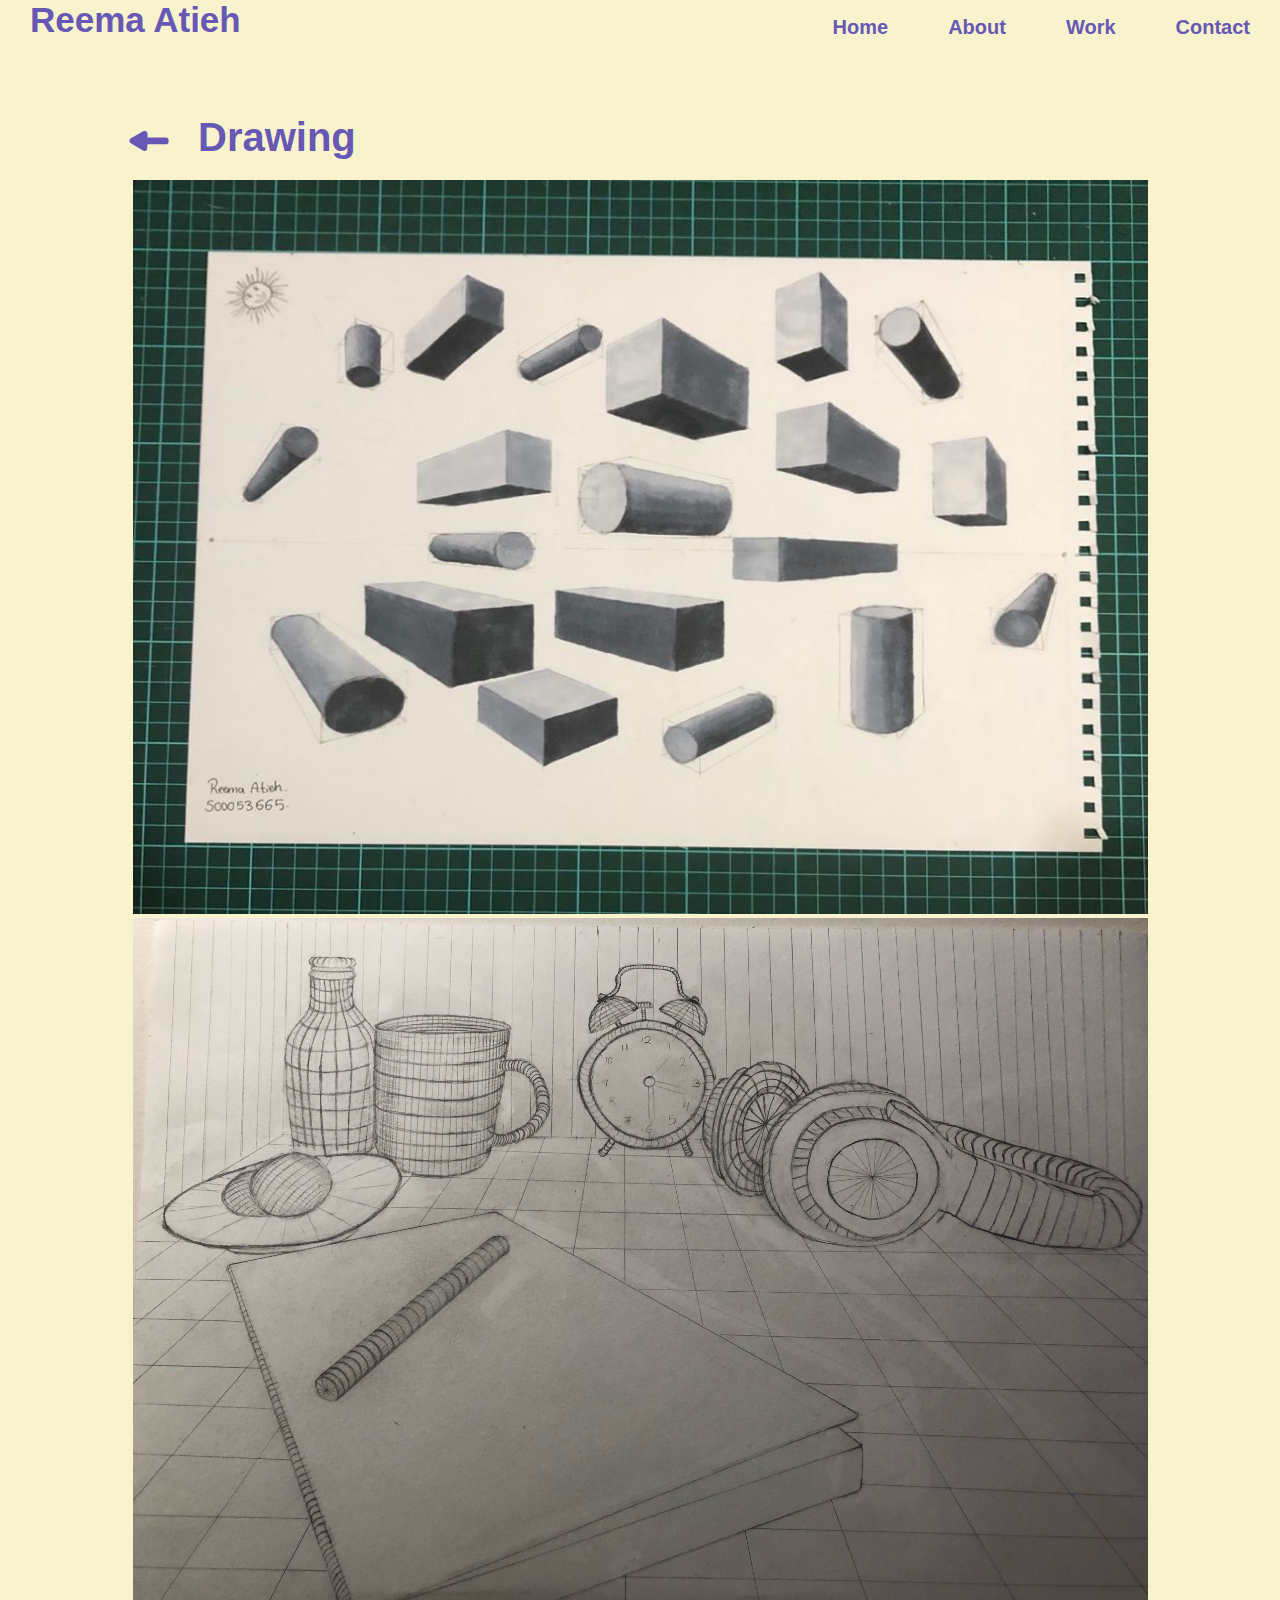
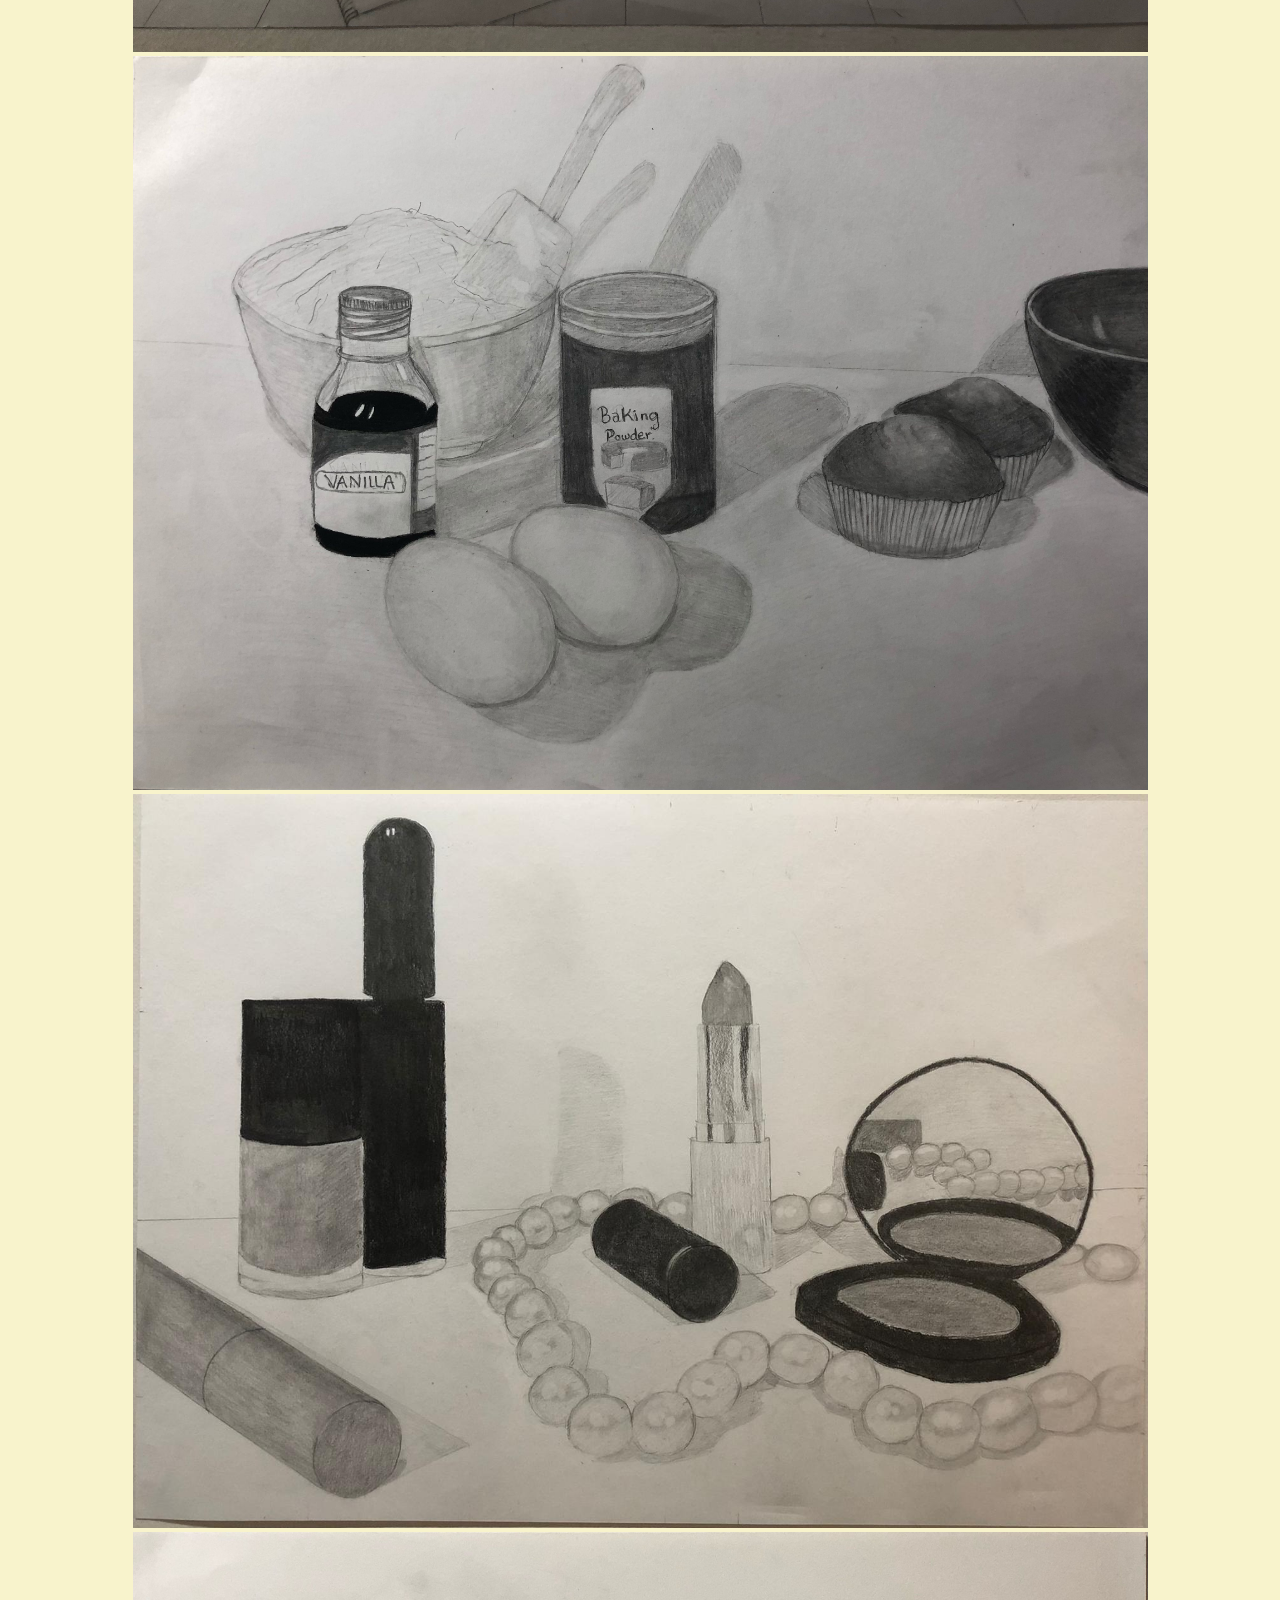
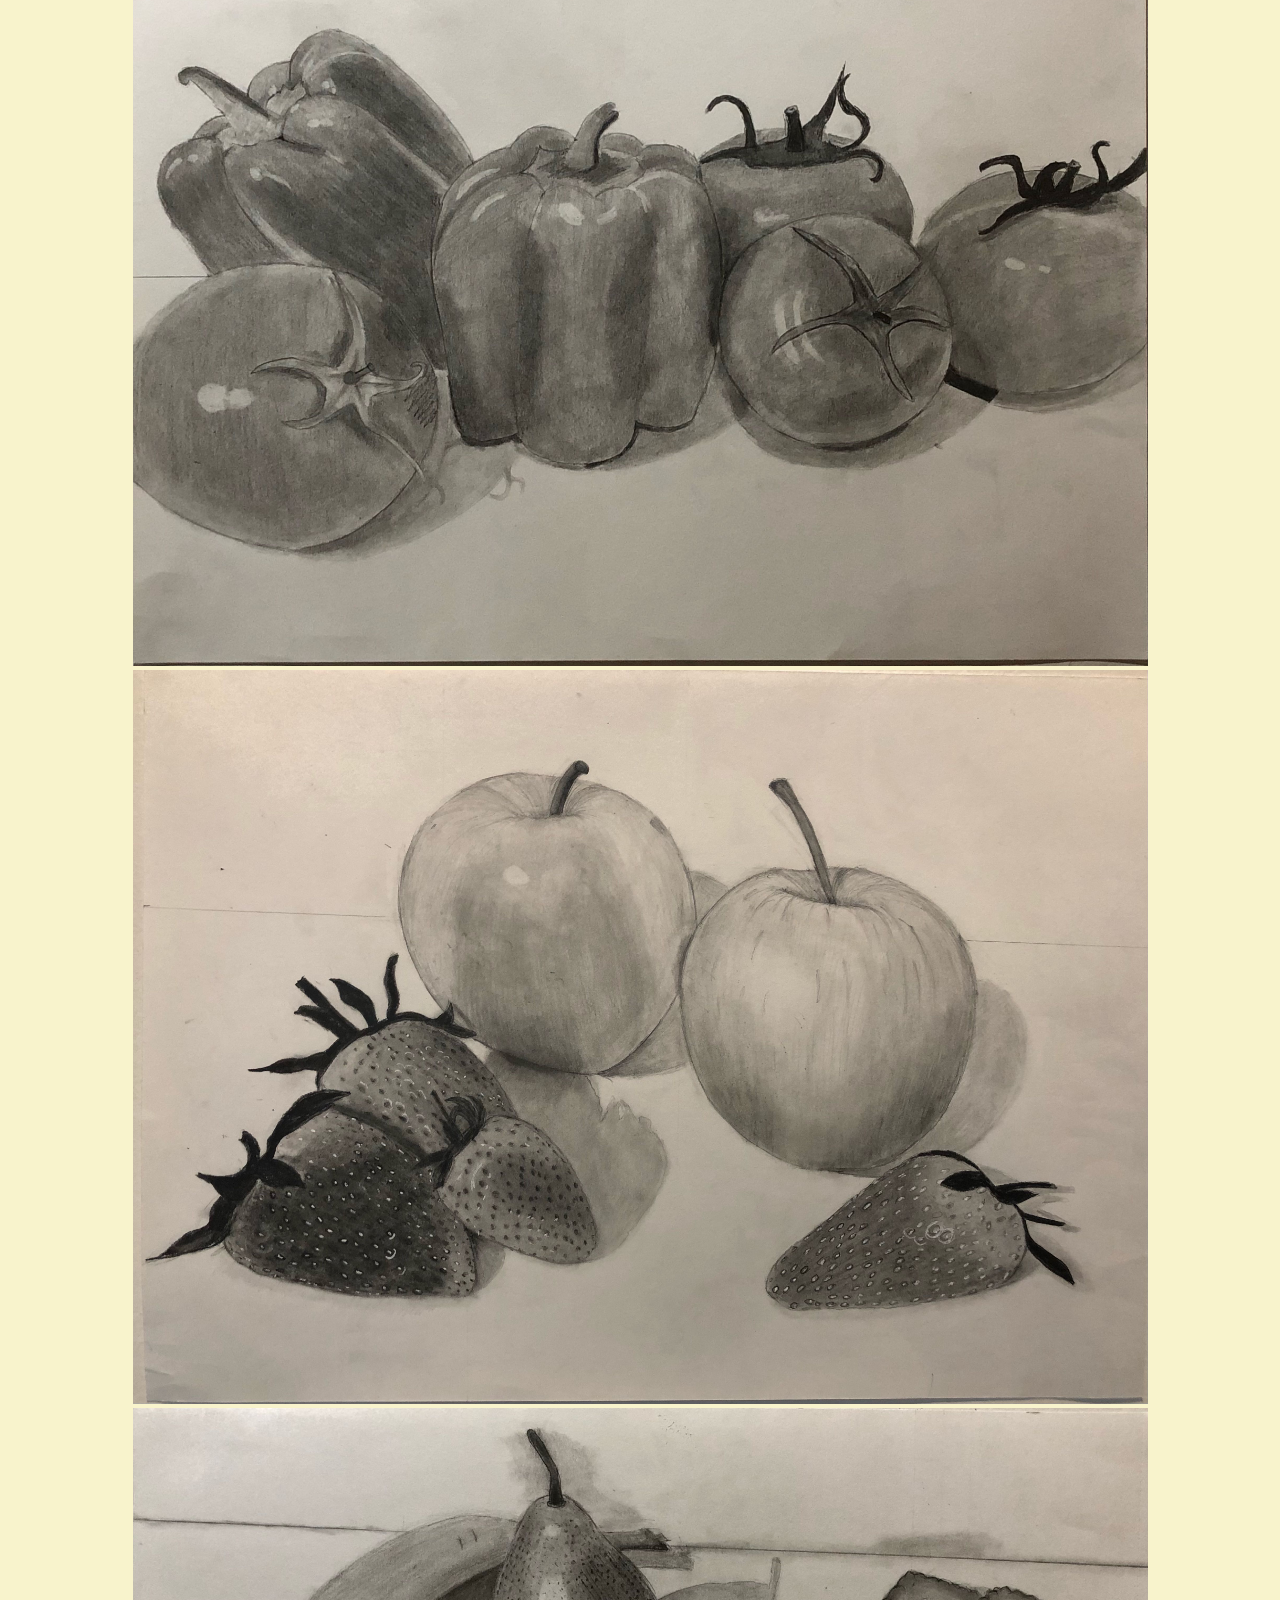
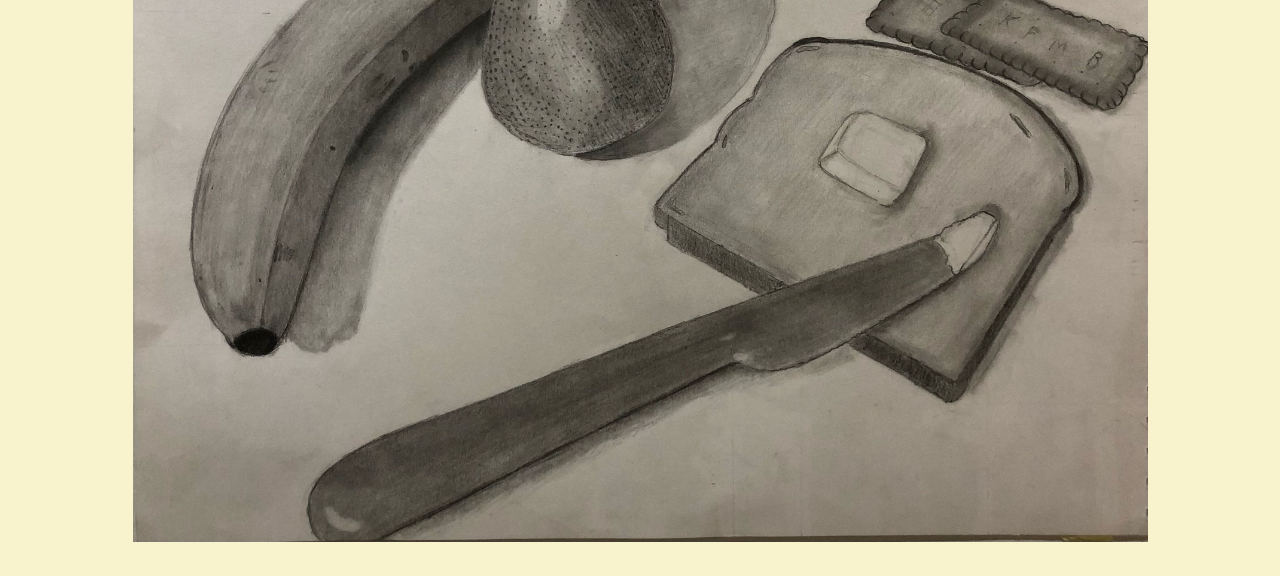
<file: Drawing .html>
<!DOCTYPE html>
<html>
    <head>
        <meta charset="utf-8">
        <meta name="viewport" content="width=device-width, initial-scale=1.0, maximum-scale=1.0,minimum-scale=1.0,user-scalable=0" />
          <title>Reema's Portfolio</title>
          <link rel="stylesheet" href="CSS files/Drawing page style.CSS ">
          <link rel="preconnect" href="https://fonts.googleapis.com">
          <link rel="preconnect" href="https://fonts.gstatic.com" crossorigin>
          
        </head>

        <style>
           /*phones screen */
@media screen and (max-width:480px) {
  .responsive{
            width: 400%;
          max-width: 400px;
           height: auto;
           margin-left: 0;

           
          }

          
    .logo {

text-decoration: none;
font-family: 'Cairo', sans-serif;
font-size: 20px;
font-weight: 900;
margin-top: 0;
padding-left: 30px;
padding-top: 10px;
color: #6658B4;
width: 150px
    
}

          .navbar{
            visibility: hidden;
            width: 0;
            height: 0;

            padding-left: 0;
          }

     

          .before-about{
        margin-top: 60px;
        margin-bottom: 20px;
    }
    
    .arrow {
        width: 30px;
        height: 20px;
    padding-left: 35px;
    margin-top: 1px;
    }
    
    h1{
    
    
        font-family: 'Cairo', sans-serif;
        font-size: 20px;
        font-weight: 800;
        color: #6658B4;
        padding-left: 10px;
        padding-top: 44px;
    }
    
    .bio{
        margin:0; 
        padding-left: 0;
        padding-top: 0;
        display: inline-block;
        padding-left: 14px;
    }
  .center{
    margin-left: 0;
    margin-right: 0;
  }
}

@media screen and (max-width:300px) {
  .responsive{
            width: 400%;
          max-width: 400px;
           height: auto;
           margin-left: 0;

           
          }

          
    .logo {

text-decoration: none;
font-family: 'Cairo', sans-serif;
font-size: 20px;
font-weight: 900;
margin-top: 0;
padding-left: 30px;
padding-top: 10px;
color: #6658B4;
width: 100px
    
}

          .navbar{
            visibility: hidden;
            width: 0px;
          }

          .center{
            display: block;
    margin-left: 0;
    margin-right: 0;
  }

  .before-about{
        margin-top: 60px;
        margin-bottom: 20px;
    }
    
    .arrow {
        width: 30px;
        height: 20px;
    padding-left: 35px;
    margin-top: 1px;
    }
    
    h1{
    
    
        font-family: 'Cairo', sans-serif;
        font-size: 20px;
        font-weight: 800;
        color: #6658B4;
        padding-left: 10px;
        padding-top: 44px;
    }
    
    .bio{
        margin:0; 
        padding-left: 0;
        padding-top: 0;
        display: inline-block;
        padding-left: 14px;
    }

}

@media screen and (max-width:769px) {

  .responsive{
            width: 400%;
          max-width: 400px;
           height: auto;
           margin-left: 0;

           
          }

          
    .logo {

text-decoration: none;
font-family: 'Cairo', sans-serif;
font-size: 20px;
font-weight: 900;
margin-top: 0;
padding-left: 30px;
padding-top: 10px;
color: #6658B4;
width: 150px
    
}

        .navbar{
          
    margin-left: 200px;
    padding-left: 0px;

        }

          .center{
            display: block;
    margin-left: 0;
    margin-right: 0;
  }

  .before-about{
        margin-top: 60px;
        margin-bottom: 20px;
    }
    
    .arrow {
        width: 30px;
        height: 20px;
    padding-left: 35px;
    margin-top: 1px;
    }
    
    h1{
    
    
        font-family: 'Cairo', sans-serif;
        font-size: 20px;
        font-weight: 800;
        color: #6658B4;
        padding-left: 10px;
        padding-top: 44px;
    }
    
    .bio{
        margin:0; 
        padding-left: 0;
        padding-top: 0;
        display: inline-block;
        padding-left: 14px;
    }
  }
        </style>
    <body>
         <div>
         <diV class="header">
          
          <a class="logo" href="index.html">Reema Atieh</a>
          
          <ul class="navbar">        
            <li><a href="index.html">Home</a></li>
            <li><a href="About .html">About</a></li>
            <li><a href="Work .html">Work</a></li>
             <li><a href="Contact .html">Contact</a></li>

          </ul>

         </diV>
         <div>
            
            <div class="before-about">
                <a href="Work .html"><img class=" arrow "src="portfolio images/SVG/arrow .svg"></a>
                <h1 class="bio"> Drawing </h1>
            </div>

            <div class="center" style="text-align: center;
            margin-bottom: 30px;">

            <img class="responsive" src="portfolio images/Drawing images/cubes drawing .jpeg" width="1015px" height="734px">
            <img  class="responsive" src="portfolio images/Drawing images/cross countor.jpg" width="1015px" height="734px">
            <img class="responsive" src="portfolio images/Drawing images/cup cake drawing.jpg" width="1015px" height="734px">
            <img class="responsive" src="portfolio images/Drawing images/necklas .jpeg" width="1015px" height="734px">
            <img class="responsive" src="portfolio images/Drawing images/still life image .jpg" width="1015px" height="734px">
            <img class="responsive" src="portfolio images/Drawing images/strawberry.jpg" width="1015px" height="734px">
            <img class="responsive" src="portfolio images/Drawing images/banna.jpg" width="1015px" height="734px">

              
            </div>
</file>
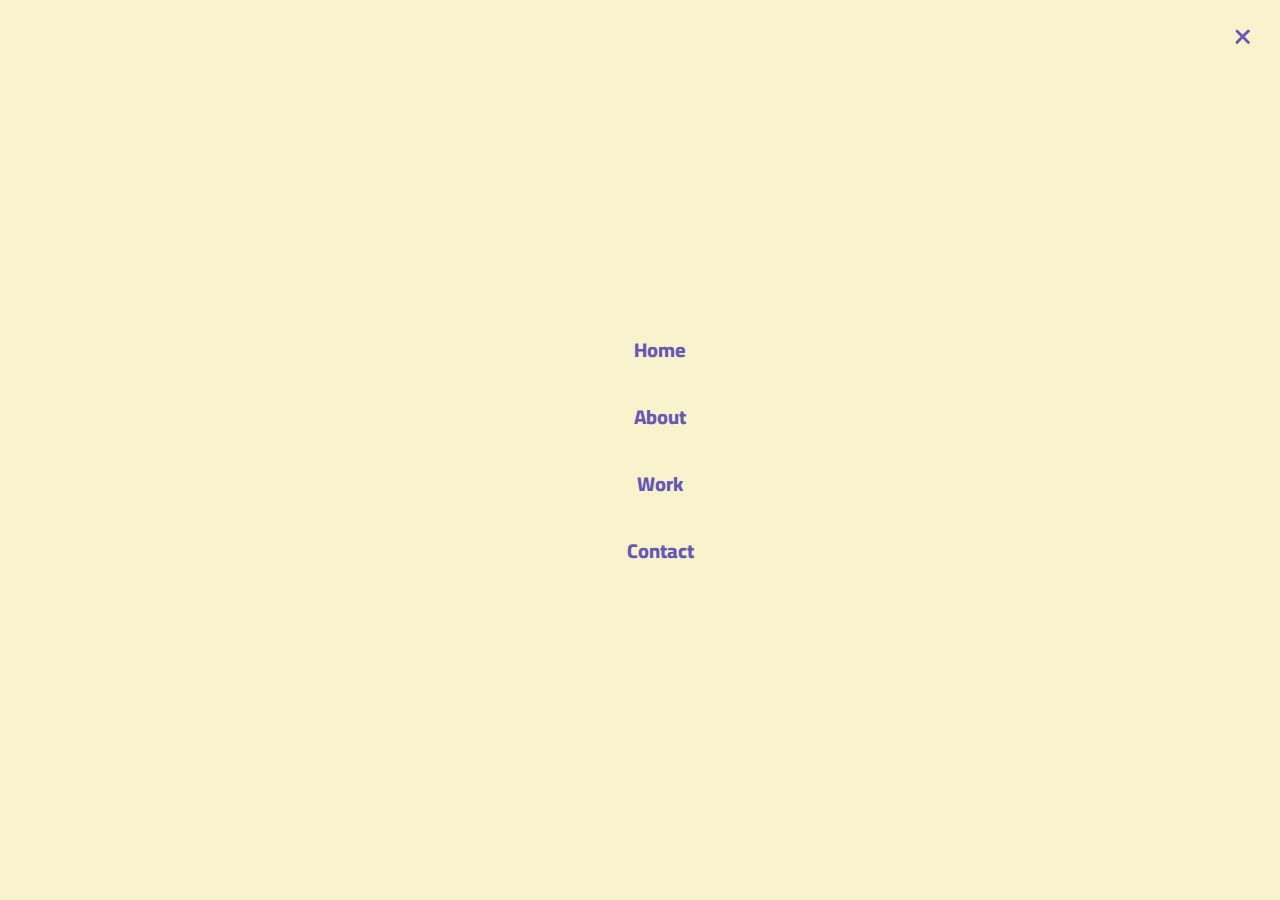
<file: nav bar responsive About.html>
<!DOCTYPE html>
<html>
    <head>
        <meta charset="utf-8">
        <meta name="viewport" content="width=device-width, initial-scale=1.0, maximum-scale=1.0,minimum-scale=1.0,user-scalable=0" />
          <title>Reema's Portfolio</title>
          <link rel="stylesheet" href="CSS files/nav-bar-responsive Home .CSS">
                    <link rel="preconnect" href="https://fonts.googleapis.com">
          <link rel="preconnect" href="https://fonts.gstatic.com" crossorigin>
          <link href="https://fonts.googleapis.com/css2?family=Cairo:wght@200;300;400;500;600;700;800;900;1000&display=swap" rel="stylesheet">
          
        </head>
        <body>
            
            <a href="About .html"><img class=" cancel-icon "src="portfolio images/cancel.png"></a>
             <div class="center-div">
             <ul id="navbar2" class="navbar">        
               <li class=" active "><a href="index.html">Home</a></li>
               
               <li><a href="About .html">About</a></li>
               <li><a href="Work .html">Work</a></li>
                <li><a href="Contact .html">Contact</a></li>
   
             </ul>
            </div>
</file>
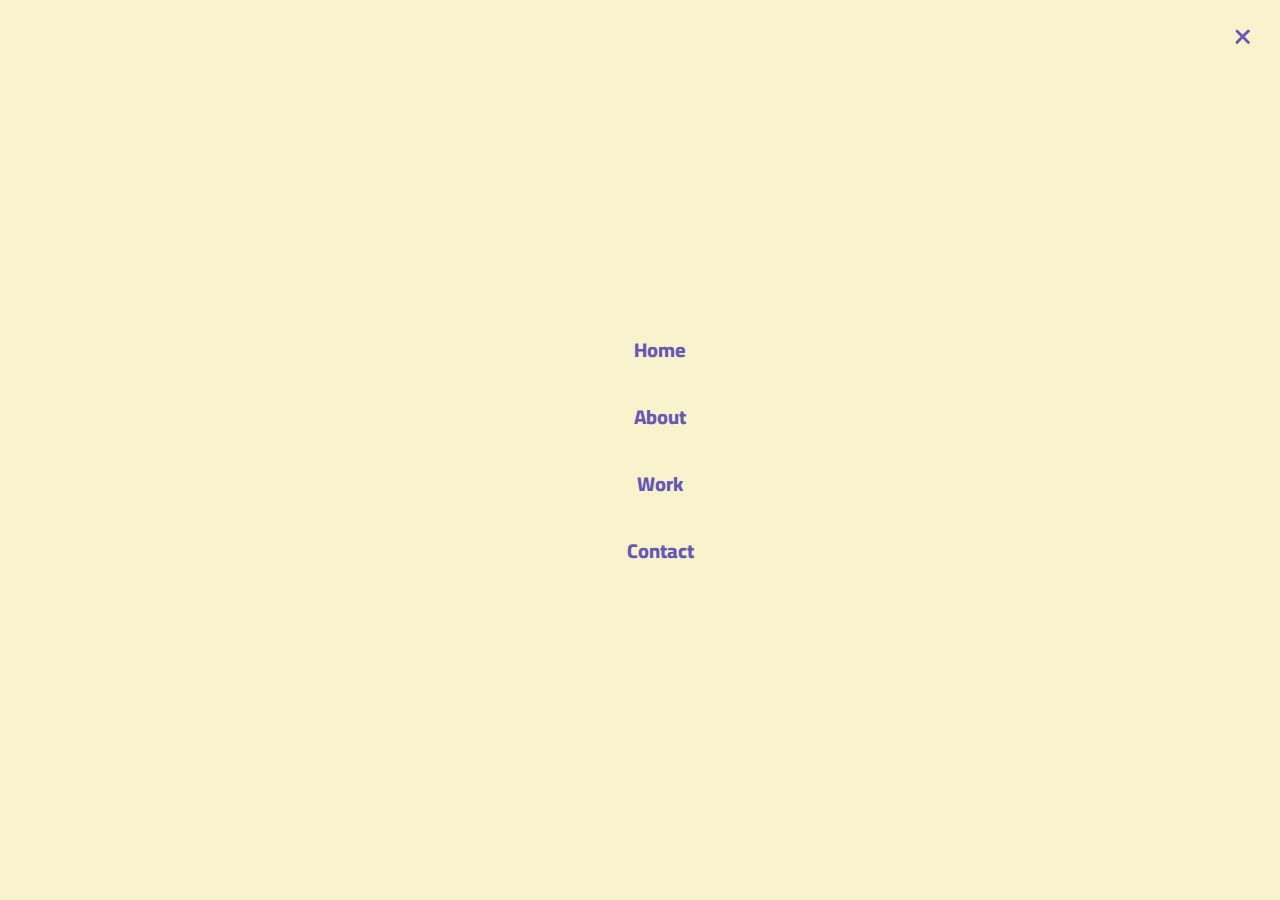
<file: nav bar responsive Contact.html>
<!DOCTYPE html>
<html>
    <head>
        <meta charset="utf-8">
        <meta name="viewport" content="width=device-width, initial-scale=1.0, maximum-scale=1.0,minimum-scale=1.0,user-scalable=0" />
          <title>Reema's Portfolio</title>
          <link rel="stylesheet" href="CSS files/nav-bar-responsive Home .CSS">
          <link rel="preconnect" href="https://fonts.googleapis.com">
          <link rel="preconnect" href="https://fonts.gstatic.com" crossorigin>
          <link href="https://fonts.googleapis.com/css2?family=Cairo:wght@200;300;400;500;600;700;800;900;1000&display=swap" rel="stylesheet">
          
        </head>
        <body>
            
            <a href="About .html"><img class=" cancel-icon "src="portfolio images/cancel.png"></a>
             <div class="center-div">
             <ul id="navbar2" class="navbar">        
               <li class=" active "><a href="index .html">Home</a></li>
               
               <li><a href="About .html">About</a></li>
               <li><a href="Work .html">Work</a></li>
                <li><a href="Contact .html">Contact</a></li>
   
             </ul>
            </div>
</file>
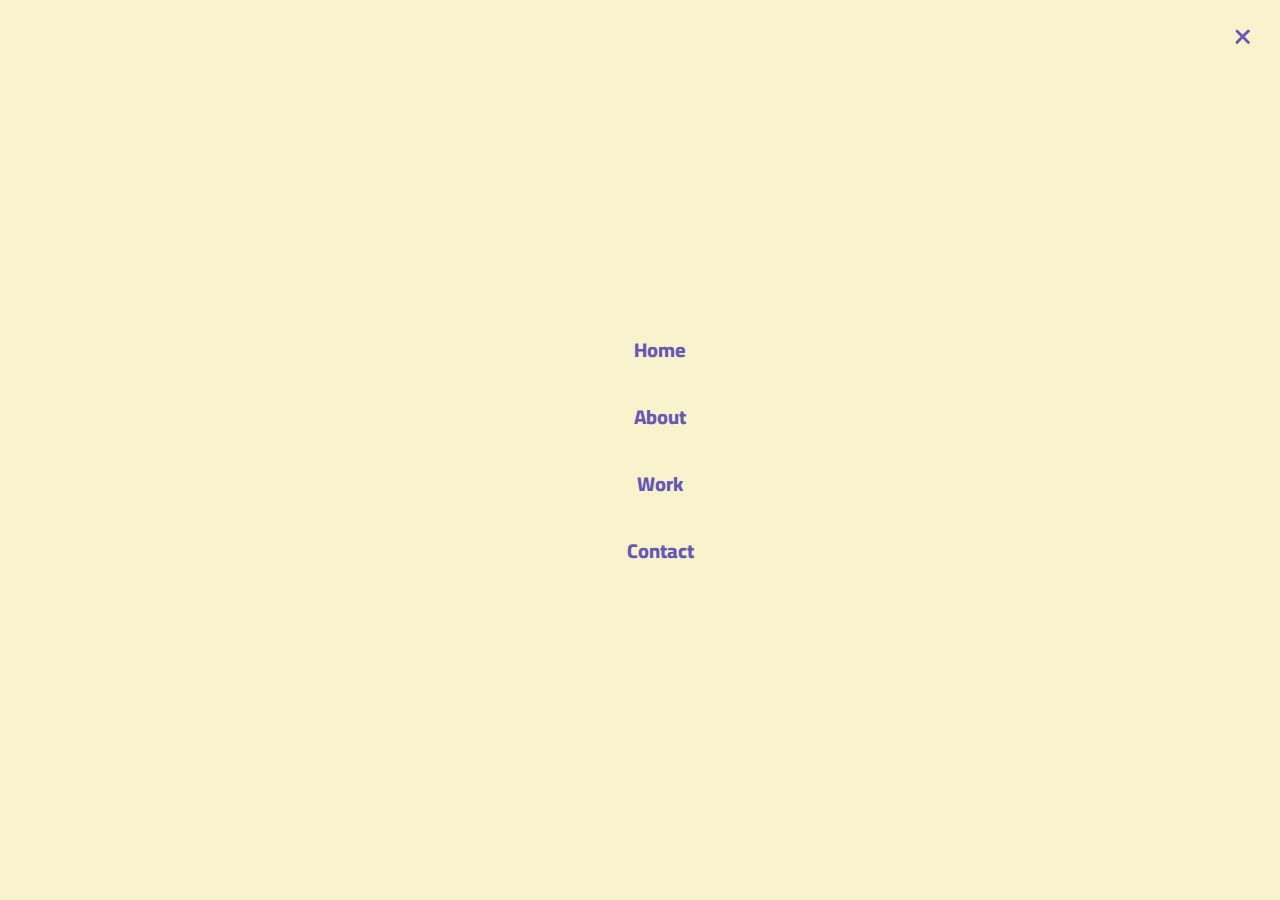
<file: nav bar responsive home .html>
<!DOCTYPE html>
<html>
    <head>
        <meta charset="utf-8">
        <meta name="viewport" content="width=device-width, initial-scale=1.0, maximum-scale=1.0,minimum-scale=1.0,user-scalable=0" />
          <title>Reema's Portfolio</title>
          <link rel="stylesheet" href="CSS files/nav-bar-responsive Home .CSS ">
          <link rel="preconnect" href="https://fonts.googleapis.com">
          <link rel="preconnect" href="https://fonts.gstatic.com" crossorigin>
        <link href="https://fonts.googleapis.com/css2?family=Cairo:wght@200;300;400;500;600;700;800;900;1000&display=swap" rel="stylesheet">
          
        </head>
        <body>
            
            <a href="index.html"><img class=" cancel-icon "src="portfolio images/cancel.png"></a>
             <div class="center-div">
             <ul id="navbar2" class="navbar">        
               <li class=" active "><a href="index.html">Home</a></li>
               
               <li><a href="About .html">About</a></li>
               <li><a href="Work .html">Work</a></li>
                <li><a href="Contact .html">Contact</a></li>
   
             </ul>
            </div>
</file>
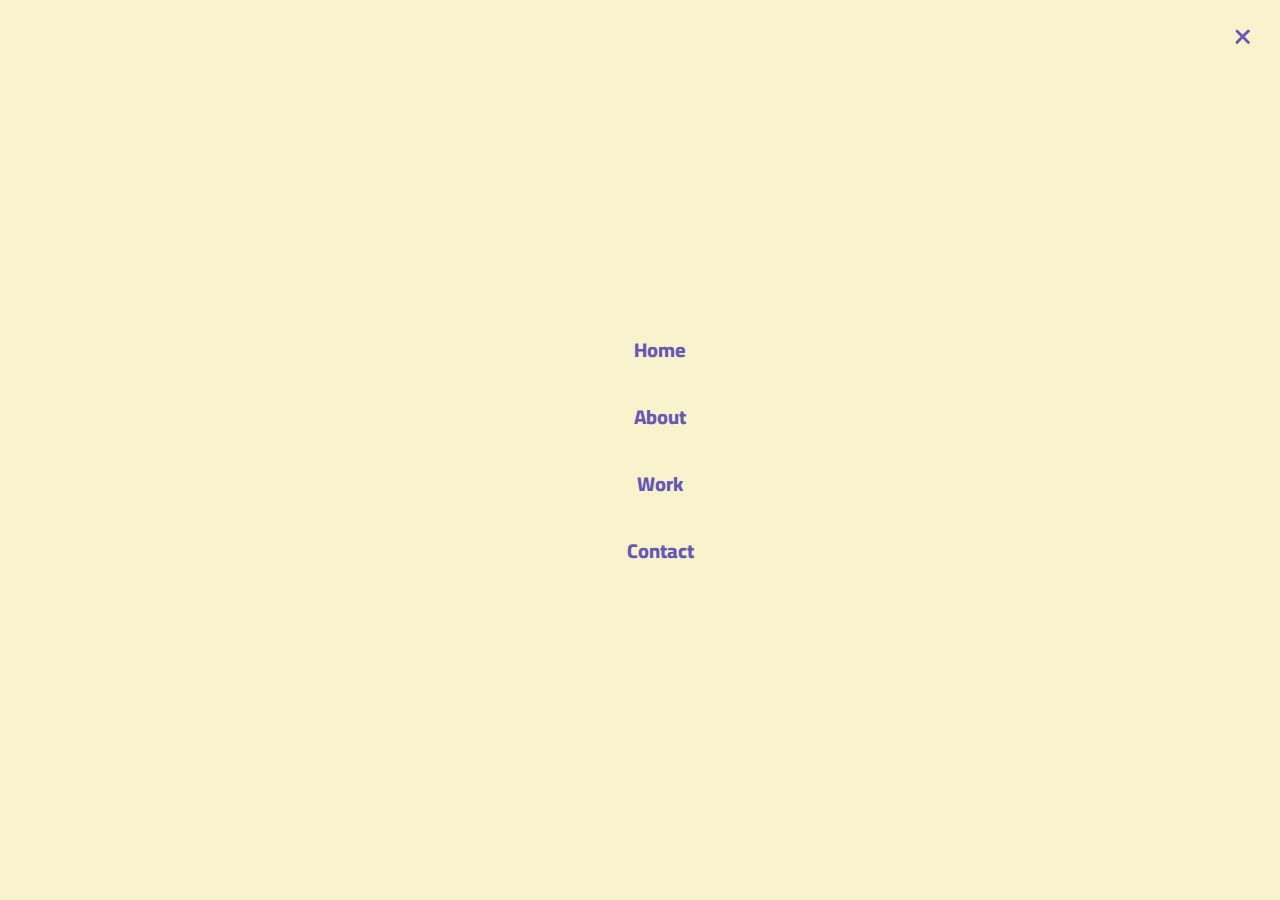
<file: nav bar responsive Work.html>
<!DOCTYPE html>
<html>
    <head>
        <meta charset="utf-8">
        <meta name="viewport" content="width=device-width, initial-scale=1.0, maximum-scale=1.0,minimum-scale=1.0,user-scalable=0" />
          <title>Reema's Portfolio</title>
          <link rel="stylesheet" href="CSS files/nav-bar-responsive Home .CSS">
          <link rel="preconnect" href="https://fonts.googleapis.com">
          <link rel="preconnect" href="https://fonts.gstatic.com" crossorigin>
          <link href="https://fonts.googleapis.com/css2?family=Cairo:wght@200;300;400;500;600;700;800;900;1000&display=swap" rel="stylesheet">
          
        </head>
        <body>
            
            <a href="Work .html"><img class=" cancel-icon "src="portfolio images/cancel.png"></a>
             <div class="center-div">
             <ul id="navbar2" class="navbar">        
               <li class=" active "><a href="index.html">Home</a></li>
               
               <li><a href="About .html">About</a></li>
               <li><a href="Work .html">Work</a></li>
                <li><a href="Contact .html">Contact</a></li>
   
             </ul>
            </div>
</file>
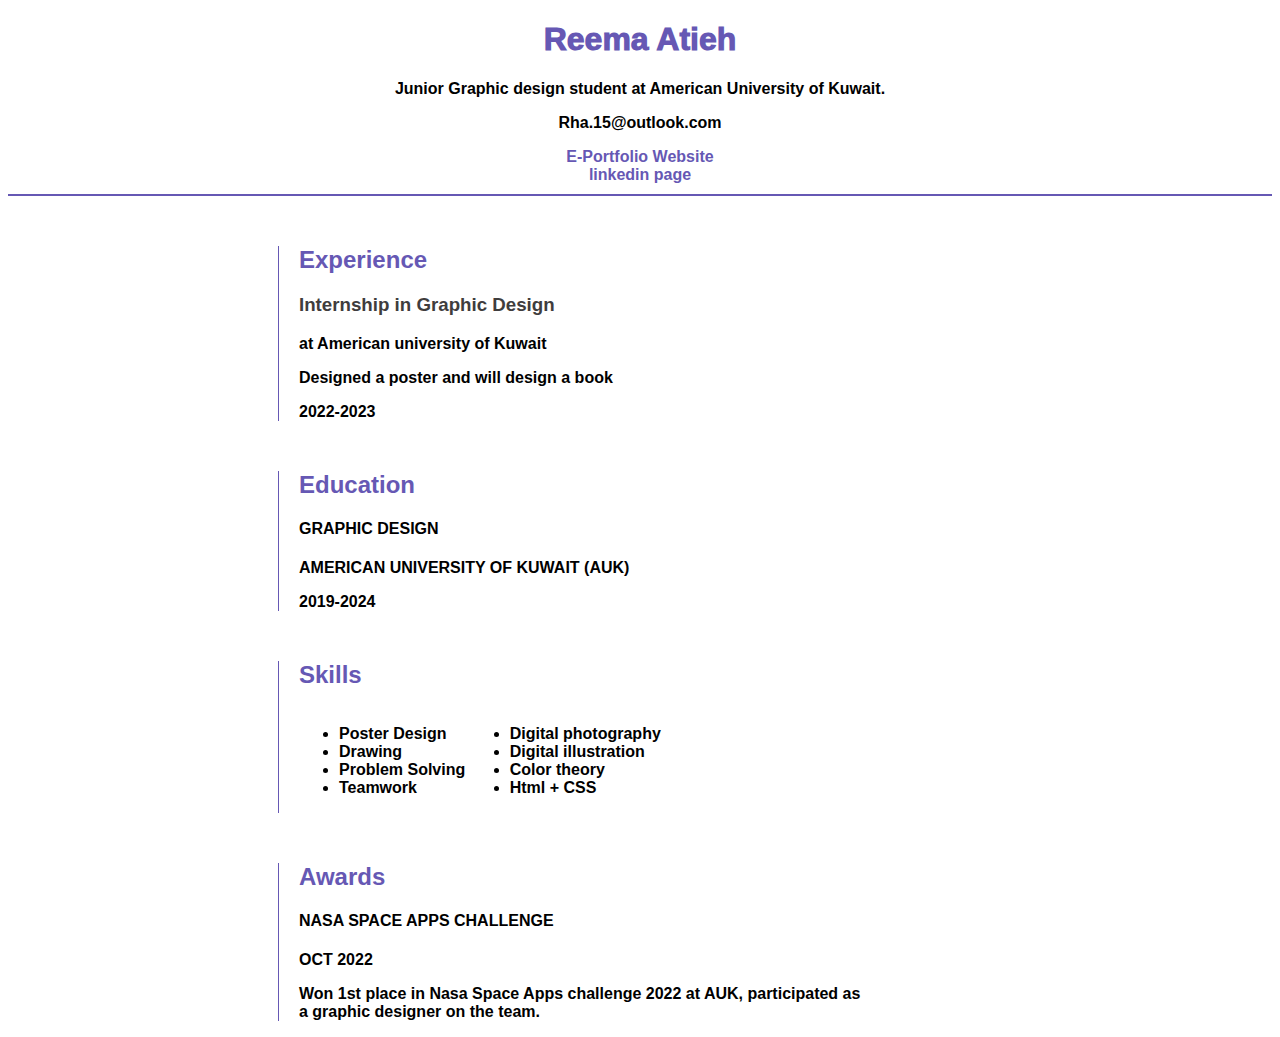
<file: resume.html>
<!DOCTYPE html>
<html>
    <head>
            <meta charset="utf-8">
            <meta name="viewport" content="width=device-width, initial-scale=1.0, maximum-scale=1.0,minimum-scale=1.0,user-scalable=0" />
              <title>Reema's Resume</title>
              <link rel="stylesheet" href="CSS files/resume style.css">
              <link rel="preconnect" href="https://fonts.googleapis.com">
              <link rel="preconnect" href="https://fonts.gstatic.com" crossorigin>
              
    </head>
    <body>
        <div class="main-div">
        <div class="Name">
            <h1 class="myname">Reema Atieh</h1>
            <p class="bio"> Junior Graphic design student at American University of Kuwait.</p>
            <p>Rha.15@outlook.com</p>
            <a href="index.html">E-Portfolio Website</a>
            <a href="https://www.linkedin.com/in/reema-atieh-431b8b195/"> linkedin page</a>
        </div>

        <div class="sub-div">
        

       <!-- <div class="Bio">
            <h2>Bio</h2>
            <p>I am a junior student, studying Graphic Design and Art at American University of Kuwait.</p>

        </div>-->

        <div class="Experience">
            <h2>Experience</h2>
            <h3>Internship in Graphic Design </h3>
            <p> at American university of Kuwait </p>
            <p> Designed a poster and will design a book  </p>
            <p> 2022-2023  </p>
        </div>

        <div class="Education">
            <h2>Education</h2>
            <h4> GRAPHIC DESIGN  </h4>
            <p> AMERICAN UNIVERSITY OF KUWAIT (AUK)  </p>
            <p> 2019-2024 </p>
        </div>


        <div class="skills">
            <h2>Skills</h2>
            <ul>
                <li>Poster Design</li>
                <li> Drawing </li>
                <li>Problem Solving </li>
                <li> Teamwork</li>
            </ul>
            <ul>
                <li>	Digital photography </li>
                <li>	Digital illustration </li>
                <li>   	Color theory  </li>
                <li>   	Html + CSS  </li>         
            </ul>

        </div>
        <div class="Awards">
            <h2>Awards</h2>
            <h4> NASA SPACE APPS CHALLENGE  </h4>
            <p> OCT 2022  </p>
            <p>Won 1st place in Nasa Space Apps challenge 2022 at AUK, participated as a graphic designer on the team.  </p>
        </div>
        </div>
        </div>
       

    
        

    </body>
</html>
</file>
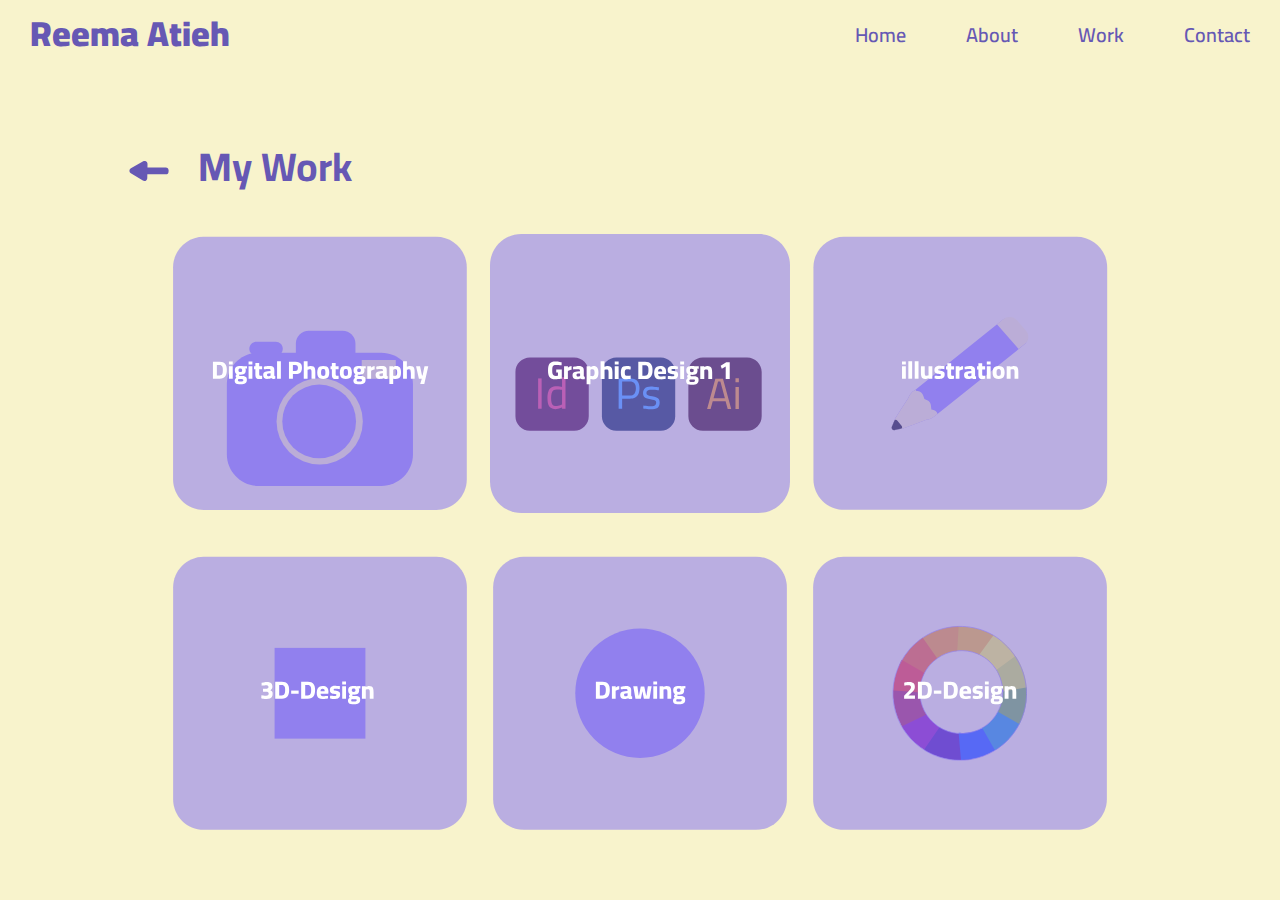
<file: Work .html>
<!DOCTYPE html>
<html>
    <head>
        <meta charset="utf-8">
        <meta name="viewport" content="width=device-width, initial-scale=1.0, maximum-scale=1.0,minimum-scale=1.0,user-scalable=0" />
          <title>Reema's Portfolio</title>
          <link rel="stylesheet" href="CSS files/Work page style.CSS">
          <link rel="preconnect" href="https://fonts.googleapis.com">
          <link rel="preconnect" href="https://fonts.gstatic.com" crossorigin>
          <link href="https://fonts.googleapis.com/css2?family=Cairo:wght@200;300;400;500;600;700;800;900;1000&display=swap" rel="stylesheet">
          <style>



           .play-on-hover-digital-photography{
            width: 300px ;
          height: 300px ;
          background-image: url(./before\ hover\ digital\ photography\ illustration\ p1.svg);
          background-repeat: no-repeat;
          margin: 10px;
          
}

          .play-on-hover-digital-photography:hover{
           background-image: url(./after\ hover\ digital\ photography\ illustration\ p1.svg);
           
    
}
          .play-on-hover-Graphic-design{
          width: 300px ;
          height: 300px ;
          background-image: url(./before\ hover\ graphic\ design\ 1\ illustration.svg);
          background-repeat: no-repeat;
          margin: 10px;
            
}

          .play-on-hover-Graphic-design:hover{
            background-image: url(./after\ hover-\ graphic\ design\ 1\ .svg);



}

         .play-on-hover-illustration{
  width: 300px ;
          height: 300px ;
          background-image: url(./Before\ hover\ -\ illustartion\ work\ .svg);
          background-repeat: no-repeat;
          margin: 10px;
}

          .play-on-hover-illustration:hover{
            background-image: url(./after\ hover\ illustartion\ work\ .svg);

}

          .play-on-hover-3D-Design{
  width: 300px ;
          height: 300px ;
          background-image: url(./before\ hover\ 3D-Design\ .svg);
          background-repeat: no-repeat;
          margin: 10px;
}

          .play-on-hover-3D-Design:hover{
            background-image: url(./after-hover\ 3D-design\ .svg);

}

.play-on-hover-Drawing{
  width: 300px ;
          height: 300px ;
          background-image: url(./before-hover-Drawing\ .svg);
          background-repeat: no-repeat;
          margin: 10px;
}

          .play-on-hover-Drawing:hover{
            background-image: url(./after\ hover-\ Drawing\ .svg);

}

.play-on-hover-2D-Design{
  width: 300px ;
          height: 300px ;
          background-image: url(./before-hover\ 2D-Design\ .svg);
          background-repeat: no-repeat;
          margin: 10px;
}

          .play-on-hover-2D-Design:hover{
            background-image: url(./after\ hover\ 2D-Design.svg);

}



/*phones screen */


@media screen and (max-width:600px) { 

.logo {

text-decoration: none;
font-family: 'Cairo', sans-serif;
font-size: 25px;
font-weight: 900;
margin-top: 0;
padding-left: 30px;
padding-top: 10px;
color: #6658B4;
width: 200px
    
}

.arrow{

width: 30px;
height: 15px;
padding-left: 30px;
}

.navbar{
    visibility: hidden;
    width: 10px;


}

.main-title {
font-family: 'Cairo', sans-serif;
font-weight: 1000;
font-size: 34px;
line-height: 50pt;
width: 220px;
height: 150px;
color: #6658B4;
margin-bottom: 22.780px ;
}


.before-about{
margin-top: 60px;
margin-bottom: 20px;
}

img {
width: 30px;
height: 20px;
padding-left: 35px;
margin-top: 1px;

}

h1{

font-family: 'Cairo', sans-serif;
font-size: 25px;
font-weight: 800;
color: #6658B4;
padding-left: 10px;
padding-top: 44px;
}


.bio{
margin:0; 
padding-left: 0;
padding-top: 0;
display: inline-block;
padding-left: 14px;

}

.row1{
  display: flex;flex-direction: column;align-items: center;
}
.row2{
  display: flex;flex-direction: column;align-items: center;
}
  


.play-on-hover-digital-photography{
          width: 300px ;
          height: 300px ;
          background-image: url(./before\ hover\ digital\ photography\ illustration\ p1.svg);
          background-repeat: no-repeat;
          margin: 10px;
          
}

 .play-on-hover-digital-photography:hover{
           background-image: url(./after\ hover\ digital\ photography\ illustration\ p1.svg);
           
    
}
 .play-on-hover-Graphic-design{
  width: 300px ;
          height: 300px ;
          background-image: url(./before\ hover\ graphic\ design\ 1\ illustration.svg);
          background-repeat: no-repeat;
          margin: 10px;
            
}

 .play-on-hover-Graphic-design:hover{
            background-image: url(./after\ hover-\ graphic\ design\ 1\ .svg);



}

.play-on-hover-illustration{
  width: 300px ;
          height: 300px ;
          background-image: url(./Before\ hover\ -\ illustartion\ work\ .svg);
          background-repeat: no-repeat;
          margin: 10px;
}

 .play-on-hover-illustration:hover{
            background-image: url(./after\ hover\ illustartion\ work\ .svg);

}

.play-on-hover-3D-Design{
  width: 300px ;
          height: 300px ;
          background-image: url(./before\ hover\ 3D-Design\ .svg);
          background-repeat: no-repeat;
          margin: 10px;
}

.play-on-hover-3D-Design:hover{
            background-image: url(./after-hover\ 3D-design\ .svg);

}

.play-on-hover-Drawing{
  width: 300px ;
          height: 300px ;
          background-image: url(./before-hover-Drawing\ .svg);
          background-repeat: no-repeat;
          margin: 10px;
}
.play-on-hover-Drawing:hover{
            background-image: url(./after\ hover-\ Drawing\ .svg);

}

.play-on-hover-2D-Design{
  width: 300px ;
          height: 300px ;
          background-image: url(./before-hover\ 2D-Design\ .svg);
          background-repeat: no-repeat;
          margin: 10px;
}

.play-on-hover-2D-Design:hover{
            background-image: url(./after\ hover\ 2D-Design.svg);

}


}

/*----------------------------------------------------------------------------------------------------*/

@media screen and (max-width:920px) { 

.logo {

text-decoration: none;
font-family: 'Cairo', sans-serif;
font-size: 25px;
font-weight: 900;
margin-top: 0;
padding-left: 30px;
padding-top: 10px;
color: #6658B4;
width: 200px;

    
}

.arrow{

width: 30px;
height: 15px;
padding-left: 30px;
}

.navbar{
  margin-left: 100px;
}



.main-title {
font-family: 'Cairo', sans-serif;
font-weight: 1000;
font-size: 34px;
line-height: 50pt;
width: 220px;
height: 150px;
color: #6658B4;
margin-bottom: 22.780px ;
}


.before-about{
margin-top: 60px;
margin-bottom: 20px;
}

img {
width: 30px;
height: 20px;
padding-left: 35px;
margin-top: 1px;

}

h1{

font-family: 'Cairo', sans-serif;
font-size: 25px;
font-weight: 800;
color: #6658B4;
padding-left: 10px;
padding-top: 44px;
}


.bio{
margin:0; 
padding-left: 0;
padding-top: 0;
display: inline-block;
padding-left: 14px;

}

  


.play-on-hover-digital-photography{
          width: 250px ;
          height: 250px ;
          background-image: url(./before\ hover\ digital\ photography\ illustration\ p1.svg);
          background-repeat: no-repeat;
          margin: 10px;
          
}

 .play-on-hover-digital-photography:hover{
           background-image: url(./after\ hover\ digital\ photography\ illustration\ p1.svg);
           
    
}
 .play-on-hover-Graphic-design{
   width: 250px ;
          height: 250px ;
          background-image: url(./before\ hover\ graphic\ design\ 1\ illustration.svg);
          background-repeat: no-repeat;
          margin: 10px;
            
}

 .play-on-hover-Graphic-design:hover{
            background-image: url(./after\ hover-\ graphic\ design\ 1\ .svg);



}

.play-on-hover-illustration{
  width: 250px ;
          height: 250px ;
          background-image: url(./Before\ hover\ -\ illustartion\ work\ .svg);
          background-repeat: no-repeat;
          margin: 10px;
}

 .play-on-hover-illustration:hover{
            background-image: url(./after\ hover\ illustartion\ work\ .svg);

}

.play-on-hover-3D-Design{
  width: 250px ;
          height: 250px ;
          background-image: url(./before\ hover\ 3D-Design\ .svg);
          background-repeat: no-repeat;
          margin: 10px;
}

.play-on-hover-3D-Design:hover{
            background-image: url(./after-hover\ 3D-design\ .svg);

}

.play-on-hover-Drawing{
  width: 250px ;
          height: 250px ;
          background-image: url(./before-hover-Drawing\ .svg);
          background-repeat: no-repeat;
          margin: 10px;
}
.play-on-hover-Drawing:hover{
            background-image: url(./after\ hover-\ Drawing\ .svg);

}

.play-on-hover-2D-Design{
  width: 250px ;
          height: 250px ;
          background-image: url(./before-hover\ 2D-Design\ .svg);
          background-repeat: no-repeat;
          margin: 10px;
}

.play-on-hover-2D-Design:hover{
            background-image: url(./after\ hover\ 2D-Design.svg);

}


}


*/






/*-----------------------------------------------------------------------------------------------*/




          </style>
          
           
         
        </head>
    <body>

      <div>
         <div class="header">
          
          <a class="logo" href="index.html">Reema Atieh</a>
          <ul class="navbar">        
            <li><a href="index.html">Home</a></li>
            <li><a href="About .html">About</a></li>
            <li><a href="Work .html">Work</a></li>
             <li><a href="Contact .html">Contact</a></li>

          </ul>
          <a href="nav bar responsive Work.html"><img class=" nav-bar-icon "src="portfolio images/nav bar icon.png"></a>
      </div>

<div>
            
      <div class="before-about">
            <a href="index.html"><img class=" arrow "src="portfolio images/SVG/arrow .svg"></a>
            <h1 class="bio"> My Work</h1>
      </div>

</div>

    <div
        class="center"
        
       
        

        
      
        
       >
<div class="row1"  style="display: flex;
justify-content: center;">
        <a href="Digital Photography work.html"><div class="play-on-hover-digital-photography" ></div> </a>
        <a href="Graphic design work .html"><div class="play-on-hover-Graphic-design" ></div> </a>
        <a href ="illustration work page .html"><div class="play-on-hover-illustration"></div></a>
      </div>
   
      <div class="row2" style="display: flex;
justify-content: center;">
        <a href ="3D-Design work page .html"><div class="play-on-hover-3D-Design"></div></a>
        <a href ="Drawing .html"><div class="play-on-hover-Drawing"></div></a>
        <a href ="2D-Design work page.html"><div class="play-on-hover-2D-Design"></div></a>
      </div>
        

        





    </div>

 </div>
        
      
          
    </body>


        </html>
</file>
<file: CSS files/home page style .CSS>
body{
    margin: 0;
     background-color: #F8F3CC;
 
}


@font-face {
src: url(../Cairo-VariableFont_slnt\,wght.ttf);
font-family: 'Cairo', sans-serif;
}




.logo  {
    text-decoration: none;
    font-family: 'Cairo', sans-serif;
    font-size: 2.1875rem;
    font-weight: 900;
    margin-top: 0;
    padding-left: 30px;
    color: #6658B4;
    width: 3456px;


}

.header{
display: flex;

}
    
.navbar{
  display: flex;
  float: right;
  list-style-type: none;
  color: #6658B4;
 


  
}

.navbar a {
padding-left : 30px;   
padding-right : 30px; 
padding-top: 30px;
padding-bottom: 7px;
font-size: 20px;
text-align: center;
text-decoration: none;
font-family: 'Cairo', sans-serif;
font-weight: 600;
color: #6658B4;



}

.navbar a:hover {
    
    font-family: 'Cairo', sans-serif;
    font-size: 21px;
    font-weight: 900;
    color: #6658B4;

}

.nav-bar-icon {
    visibility: hidden;
    width: 0;

}


.center-div{

        position:absolute;
        top:50%;
        left: 50%;
        transform: translate(-50% , -50%);
        text-align: center;
        margin-inline: auto;
        

}

.main-title{
    font-family: 'Cairo', sans-serif;
    font-weight: 1000;
    font-size: 60pt;
    line-height: 90pt;
    width:600px;
    height: 240px;
    color: #6658B4;
    


}

/*phones screen */
@media screen and (max-width:480px) {

@font-face {
src: url(../Cairo-VariableFont_slnt\,wght.ttf);
font-family: 'Cairo', sans-serif;
}
    

    .logo {

    text-decoration: none;
    font-family: 'Cairo', sans-serif;
    font-size: 25px;
    font-weight: 900;
    margin-top: 0;
    padding-left: 30px;
    padding-top: 10px;
    color: #6658B4;
    width: 300px
        
    }

    .navbar{
        visibility: hidden;
        width: 100px;


    }

    .nav-bar-icon {
        visibility:visible;
         width: 28px;
         margin: 23px 23px 23px 23px ;
        

        
    
    }

    .nav-bar-icon:hover{

        src: url('../nav\ bar\ responsive\ .html');
    }



    .main-title {
    font-family: 'Cairo', sans-serif;
    font-weight: 1000;
    font-size: 50px;
    line-height: 70pt;
    width: 328px;
    height: 240px;
    color: #6658B4;
    margin-bottom: 0 ;
}

}

@media screen and (max-width:300px) {
    
    @font-face {
src: url(../Cairo-VariableFont_slnt\,wght.ttf);
font-family: 'Cairo', sans-serif;
}

    .logo {

        text-decoration: none;
        font-family: 'Cairo', sans-serif;
        font-size: 20px;
        font-weight: 900;
        margin-top: 0;
        padding-left: 30px;
        padding-top: 10px;
        color: #6658B4;
        width: 100px
            
        }
    
        .navbar{
            visibility: hidden;
            width: 10px;
    
    
        }

        .nav-bar-icon {
            visibility:visible;
             width: 28px;
             margin: 23px 23px 23px 23px ;
            
    
            
        
        }
    
        .nav-bar-icon:hover{
    
            src: url('../nav\ bar\ responsive\ .html');
        }

    
    
        .main-title {
        font-family: 'Cairo', sans-serif;
        font-weight: 1000;
        font-size: 34px;
        line-height: 50pt;
        width: 220px;
        height: 150px;
        color: #6658B4;
        margin-bottom: 22.780px ;
    }
    

}
/*tablets screen */
@media screen and (max-width:767px) {
    
     @font-face {
        src: url(../Cairo-VariableFont_slnt\,wght.ttf);
        font-family: 'Cairo', sans-serif;
        }

    .logo {

        text-decoration: none;
        font-family: 'Cairo', sans-serif;
        font-size: 25px;
        font-weight: 900;
        margin-top: 0;
        padding-left: 30px;
        padding-top: 10px;
        color: #6658B4;
        width: 300px
            
        }
    
        .navbar{
            visibility: hidden;
            width: 100px;
    
    
        }

        .nav-bar-icon {
            visibility:visible;
             width: 28px;
             margin: 23px 23px 23px 23px ;
            
    
            
        
        }
    
        .nav-bar-icon:hover{
    
            src: url('../nav\ bar\ responsive\ .html');
        }
    
        .main-title {
        font-family: 'Cairo', sans-serif;
        font-weight: 1000;
        font-size: 50px;
        line-height: 70pt;
        width: 328px;
        height: 240px;
        color: #6658B4;
        margin-bottom: 0 ;
    }

}



    


.main-button{
    font-family: 'Cairo', sans-serif;
    font-size: 20pt;
    font-weight: 600;
    text-align: center;
    background-color:#6658B4 ;
    border: none;
    color:#F9EFB0;
    width:200px;
    border-radius: 40px;
    padding: 4px 28px;
    text-decoration: none;




}

.main-button:hover {

    font-family: 'Cairo', sans-serif;
    font-size: 20pt;
    font-weight: 600;
    text-align: center;
    background-color: #F9EFB0 ;
    border:#6658B4 solid ;
    color:#6658B4;
    width:200px;
    border-radius: 40px;
    padding: 4px 28px;
    text-decoration: none;

}
</file>
<file: CSS files/Drawing page style.CSS>
body{
    margin: 0;
    background-color:  #F8F3CC;

 
}

    

.logo  {
    text-decoration: none;
    font-family: 'Cairo', sans-serif;
    font-size: 35px;
    font-weight: 900;
    margin-top: 0;
    padding-left: 30px;
    color: #6658B4;
    width: 3456px;


}

.header{

display: flex;}
    
.navbar{
  display: flex;
  float: right;
  list-style-type: none;
  color: #6658B4
 


  
}
.navbar a {
padding-left : 30px;   
padding-right : 30px; 
padding-top: 30px;
padding-bottom: 7px;
font-size: 20px;
text-align: center;
text-decoration: none;
font-family: 'Cairo', sans-serif;
font-weight: 600;
color: #6658B4



}

.navbar a:hover {
    
    font-family: 'Cairo', sans-serif;
    font-size: 21px;
    font-weight: 900;
    color: #6658B4

}

.before-about{
    margin-top: 60px;
    margin-bottom: 20px;
}

.arrow {
    width: 40px;
    height: 20px;
    padding-left: 129px;
    
    
    

}

.Digital-photography-img-p1 {
    width: 200px;
    height: 200px;
    margin-top: 100px;
}

.bio{
    margin:0; 
    padding-left: 0;
    padding-top: 0;
    display: inline-block;
    padding-left: 25px;
}

h1{
    font-family: 'Cairo', sans-serif;
    font-size: 40px;
    font-weight:700;
    color: #6658B4;
    padding-left: 129px;
    padding-top: 44px;

}

p{
    font-family: 'Cairo', sans-serif;
    font-weight:700;
    font-size: 20pt;
    color: white;
    display: flex;
    justify-content: center;
    margin: 125px auto 100px auto;

}
</file>
<file: CSS files/3D-Design page style.CSS>
body{
    margin: 0;
    background-color:  #F8F3CC;

 
}

    

.logo  {
    text-decoration: none;
    font-family: 'Cairo', sans-serif;
    font-size: 35px;
    font-weight: 900;
    margin-top: 0;
    padding-left: 30px;
    color: #6658B4;
    width: 3456px;


}

.header{

display: flex;}
    
.navbar{
  display: flex;
  float: right;
  list-style-type: none;
  color: #6658B4
 


  
}
.navbar a {
padding-left : 30px;   
padding-right : 30px; 
padding-top: 30px;
padding-bottom: 7px;
font-size: 20px;
text-align: center;
text-decoration: none;
font-family: 'Cairo', sans-serif;
font-weight: 600;
color: #6658B4



}

.navbar a:hover {
    
    font-family: 'Cairo', sans-serif;
    font-size: 21px;
    font-weight: 900;
    color: #6658B4

}

.before-about{
    margin-top: 60px;
    margin-bottom: 20px;
}

.arrow {
    width: 40px;
    height: 20px;
    padding-left: 129px;
    
    
    

}

.Digital-photography-img-p1 {
    width: 200px;
    height: 200px;
    margin-top: 100px;
}

.bio{
    margin:0; 
    padding-left: 0;
    padding-top: 0;
    display: inline-block;
    padding-left: 25px;
}

h1{
    font-family: 'Cairo', sans-serif;
    font-size: 40px;
    font-weight:700;
    color: #6658B4;
    padding-left: 129px;
    padding-top: 44px;

}

p{
    font-family: 'Cairo', sans-serif;
    font-weight:700;
    font-size: 20pt;
    color: white;
    display: flex;
    justify-content: center;
    margin: 125px auto 100px auto;

}
</file>
<file: CSS files/About page style.CSS>
body{
    margin: 0;
    background-color:  #F8F3CC;

 
}

.before-about{
    margin-top: 60px;
    margin-bottom: 20px;
}

img {
    width: 40px;
    height: 20px;
    padding-left: 129px;
    
    
    

}

.bio{
    margin:0; 
    padding-left: 0;
    padding-top: 0;
    display: inline-block;
    padding-left: 25px;
}

.logo  {
    text-decoration: none;
    font-family: 'Cairo', sans-serif;
    font-size: 35px;
    font-weight: 900;
    margin-top: 0;
    padding-left: 30px;
    color: #6658B4;
    width: 3456px;


}

.header{

display: flex;}
    
.navbar{
  display: flex;
  float: right;
  list-style-type: none;
  color: #6658B4
 


  
}
.navbar a {
padding-left : 30px;   
padding-right : 30px; 
padding-top: 30px;
padding-bottom: 7px;
font-size: 20px;
text-align: center;
text-decoration: none;
font-family: 'Cairo', sans-serif;
font-weight: 600;
color: #6658B4



}

.navbar a:hover {
    
    font-family: 'Cairo', sans-serif;
    font-size: 21px;
    font-weight: 900;
    color: #6658B4

}

.nav-bar-icon {
    visibility: hidden;
    width: 0;

}

.nav-bar-icon a { 
    
    width:0;

}

h1{
    font-family: 'Cairo', sans-serif;
    font-size: 40px;
    font-weight: 700;
    color: #6658B4;
    padding-left: 129px;
    padding-top: 44px;

}




p{
    
    font-family:'Cairo', sans-serif ;
    font-weight: 600;
    font-size: 24px;
    line-height: 53px;
    width: 400px;
   height: 300px;
   padding-left: 129px;
   color: #6658B4;
   display: inline-block;
}

p2{
    
    padding-left: 45px;
}

.main-button{
    font-family: 'Cairo', sans-serif;
    font-size: 17pt;
    font-weight: 600;
    text-align: center;
    background-color:#6658B4 ;
    border: none;
    color:#F9EFB0;
    width:200px;
    border-radius: 40px;
    padding: 4px 28px;
    text-decoration: none;
  




}

.main-button:hover {

    font-family: 'Cairo', sans-serif;
    font-size: 17pt;
    font-weight: 600;
    text-align: center;
    background-color: #F9EFB0 ;
    border:#6658B4 solid ;
    color:#6658B4;
    width:200px;
    border-radius: 40px;
    padding: 4px 28px;
    text-decoration: none;
    

}

.button-resume{
    padding-left: 129px;
    margin-top: 60px;
    margin-bottom: 60px;

}

/*phones screen */

@media screen and (max-width:300px) {
    
    
    
    



    .logo {

        text-decoration: none;
        font-family: 'Cairo', sans-serif;
        font-size: 20px;
        font-weight: 900;
        margin-top: 0;
        padding-left: 30px;
        padding-top: 10px;
        color: #6658B4;
        width: 100px;
          
            
        }
    
        .navbar{
            visibility: hidden;
            width: 10px;
    
    
        }

        .nav-bar-icon {
            visibility:visible;
             width: 28px;
             margin: 23px 23px 23px 23px ;
            
    
            
        
        }
    
       
    
        .main-title {
        font-family: 'Cairo', sans-serif;
        font-weight: 1000;
        font-size: 34px;
        line-height: 50pt;
        width: 220px;
        height: 150px;
        color: #6658B4;
        margin-bottom: 22.780px ;
    }


    .before-about{
        margin-top: 60px;
        margin-bottom: 20px;
    }
    
    img {
        width: 30px;
        height: 20px;
    padding-left: 35px;
    margin-top: 1px;
        
    
        
        
    
    }
    
    h1{
    
    
        font-family: 'Cairo', sans-serif;
        font-size: 20px;
        font-weight: 800;
        color: #6658B4;
        padding-left: 10px;
        padding-top: 44px;
    }
    
    
    
    .bio{
        margin:0; 
        padding-left: 0;
        padding-top: 0;
        display: inline-block;
        padding-left: 14px;
    }
    
    
    p{
        
        font-family: 'Cairo', sans-serif;
        font-weight: 600;
        font-size: 18px;
        line-height: 53px;
        max-width: 279px;
        padding-left: 56px;
        color: #6658B4;
        display: inline-block;
        
    }
    
    p2{
        
        padding-left: 45px;
    }


    .button-resume{
        padding-left: 45px;
        margin-top: 30px;
        margin-bottom: 60px;
    
    }
    
}


@media screen and (max-width:480px) {

 


    .logo {

    text-decoration: none;
    font-family: 'Cairo', sans-serif;
    font-size: 25px;
    font-weight: 900;
    margin-top: 0;
    padding-left: 30px;
    padding-top: 10px;
    color: #6658B4;
    width: 300px
        
    }

    .navbar{
        visibility: hidden;
        width: 1px;


    }

    

    .nav-bar-icon {
        visibility:visible;
         width: 28px;
         margin: 23px 23px 23px 0 ;
        

        
    
    }

    .main-title {
    font-family: 'Cairo', sans-serif;
    font-weight: 1000;
    font-size: 50px;
    line-height: 70pt;
    width: 328px;
    height: 240px;
    color: #6658B4;
    margin-bottom: 0 ;
}

.before-about{
    margin-top: 60px;
    margin-bottom: 20px;
}

img {
    width: 30px;
    height: 20px;
padding-left: 35px;
margin-top: 1px;
    

    
    

}

h1{


    font-family: 'Cairo', sans-serif;
    font-size: 20px;
    font-weight: 800;
    color: #6658B4;
    padding-left: 10px;
    padding-top: 44px;
}



.bio{
    margin:0; 
    padding-left: 0;
    padding-top: 0;
    display: inline-block;
    padding-left: 14px;
}


p{
    
    font-family: 'Cairo', sans-serif;
    font-weight: 600;
    font-size: 18px;
    line-height: 53px;
    max-width: 279px;
    padding-left: 56px;
    color: #6658B4;
    display: inline-block;
    
}

p2{
    
    padding-left: 45px;
}

.button-resume{
    padding-left: 45px;
    margin-top: 30px;
    margin-bottom: 60px;

}

}


/*tablets screen */
@media screen and (max-width:767px) {
    
  

    .logo {

        text-decoration: none;
        font-family: 'Cairo', sans-serif;
        font-size: 25px;
        font-weight: 900;
        margin-top: 0;
        padding-left: 30px;
        padding-top: 10px;
        color: #6658B4;
        width: 300px
            
        }
    
        .navbar{
            visibility: hidden;
            width: 100px;
    
    
        }
    
        .main-title {
        font-family: 'Cairo', sans-serif;
        font-weight: 1000;
        font-size: 50px;
        line-height: 70pt;
        width: 328px;
        height: 240px;
        color: #6658B4;
        margin-bottom: 0 ;
    }

    
.before-about{
    margin-top: 60px;
    margin-bottom: 20px;
}

img {
    width: 30px;
    height: 20px;
padding-left: 35px;
margin-top: 1px;
    

    
    

}

h1{


    font-family: 'Cairo', sans-serif;
    font-size: 20px;
    font-weight: 800;
    color: #6658B4;
    padding-left: 10px;
    padding-top: 44px;
}



.bio{
    margin:0; 
    padding-left: 0;
    padding-top: 0;
    display: inline-block;
    padding-left: 14px;
}


p{
    
    font-family: 'Cairo', sans-serif;
    font-weight: 600;
    font-size: 18px;
    line-height: 53px;
    max-width: 279px;
    padding-left: 56px;
    color: #6658B4;
    display: inline-block;
    
}

p2{
    
    padding-left: 45px;
}

.button-resume{
    padding-left: 45px;
    margin-top: 30px;
    margin-bottom: 60px;

}
    
   

}
</file>
<file: CSS files/Contact page style.CSS>
body{
    margin: 0;
    

 
}

.Email-me{
margin-top:100;
}


.bg-image {
   
    background-image: url("../portfolio images/bigger height p1.jpg");
    background-size: cover;
    background-repeat: no-repeat;
    height:100vh;
}

.before-about{
    margin-top: 60px;
    margin-bottom: 20px;
}




.logo  {
    text-decoration: none;
    font-family: 'Cairo', sans-serif;
    font-size: 35px;
    font-weight: 900;
    margin-top: 0;
    padding-left: 30px;
    color: #6658B4;
    width: 3456px;


}

.header{

display: flex;}
    
.navbar{
  display: flex;
  float: right;
  list-style-type: none;
  color: #6658B4
 


  
}
.navbar a {
padding-left : 30px;   
padding-right : 30px; 
padding-top: 30px;
padding-bottom: 7px;
font-size: 20px;
text-align: center;
text-decoration: none;
font-family: 'Cairo', sans-serif;
font-weight: 600;
color: #6658B4



}

.navbar a:hover {
    
    font-family: 'Cairo', sans-serif;
    font-size: 21px;
    font-weight: 900;
    color: #6658B4

}

.nav-bar-icon {
    visibility: hidden;
    width: 0;

}

.Contact-Me{
    font-family: 'Cairo', sans-serif;
    font-size: 40px;
    font-weight: 700;
    color:#F8F3CC;
    text-align: center;
    
}

.center {

    display: flex;
    justify-content: center;
    margin-top: 40px;
    
}



.white{
    background-color: white;
    
    color: #6658B4;
    border-radius: 10px  0 0  10px ;
    box-shadow: none;
    text-align: center;
    text-decoration: none;
    font-family: 'Cairo', sans-serif;
    



}

.user-info{

    background-color: #6658B4;
    border-radius: 0 10px 10px 0 ;
    width: 400px;



}

.title{
    text-align: center;
    text-decoration: none;
    font-family: 'Cairo', sans-serif;
    font-size: 20px;
    font-weight: 900;
    color: #6658B4;
    
}

h1{
    margin-bottom: 0;
}





.my-info{
    margin: 60px;
    text-align: left;

}

.inside-userinfo{
    
     margin-top: 0px;
    margin-left: 50px;
    margin-bottom: 100px;
    margin-right: 50px;
display:flex;
justify-content: center;


}

li a{
    text-decoration: none;
    font-weight: 500;
    font-family: 'Cairo', sans-serif;

}



#button{
    padding: 5px 20px 5px 20px;
    color: #6658B4;
    background-color: #F8F3CC;
    border-color: #F8F3CC;
    border-radius: 10px ;
    text-decoration: none;
    font-weight: 500;
    font-family: 'Cairo', sans-serif;

}
#button:hover{
    font-weight: 900 ;
}



/*phones screen */
@media screen and (max-width:480px) {

    .Email-me {
    margin-top:100px;
    margin-bottom:100px;    
    }

  
  
  .center{
        display: block;
        margin-top: 0;
    }
    

    .my-info{
        margin-bottom: 0;
        padding-top: 20px;
        margin-top: 20px;
    }

    .inside-userinfo{
        margin-left: 50px;
        margin-top: 0px;
        margin-bottom: 100px;
        margin-right: 50px;
    display:flex;
    justify-content: center;}

    .number{
        margin-bottom: 0;

    }

    .white{
        border-radius: 0;
        height: 315px;
        
        
    }

    .user-info{
        border-radius: 0;
        width: 412px;
    }




    .logo {

        text-decoration: none;
        font-family: 'Cairo', sans-serif;
        font-size: 25px;
        font-weight: 900;
        margin-top: 0;
        padding-left: 30px;
        padding-top: 10px;
        color: #6658B4;
        width: 300px;
        
            
        }


        .navbar{
            visibility: hidden;
            padding-left: 0;
            width: 0;
        }
    
     .nav-bar-icon {
        visibility:visible;
         width: 28px;
         margin: 23px 23px 23px 23px ;
    
    }

@media screen and (max-width:300px) {
    
    .Email-me {
    margin-top:100px;
    margin-bottom:100px;    
    }

  
    .inside-userinfo{
        margin-left: 50px;
        margin-top: 0px;
        margin-bottom: 100px;
        margin-right: 50px;
    display:flex;
    justify-content: center;}
  
  
  .center{
        display: block;
        margin-top: 0;
    }
    

    .my-info{
        margin-bottom: 0;
        padding-top: 20px;
        margin-top: 20px;
    }

    .inside-userinfo{
        margin-top: 0;
    }

    .number{
        margin-bottom: 0;

    }

    .white{
        border-radius: 0;
        height: 315px;
        
        
    }

    .user-info{
        border-radius: 0;
        width: 412px;
        
    }




    .logo {

        text-decoration: none;
        font-family: 'Cairo', sans-serif;
        font-size: 25px;
        font-weight: 900;
        margin-top: 0;
        padding-left: 30px;
        padding-top: 10px;
        color: #6658B4;
        width: 300px;
        
            
        }


        .navbar{
            visibility: hidden;
            padding-left: 0;
            width: 0;
        }
    
     .nav-bar-icon {
        visibility:visible;
         width: 28px;
         margin: 23px 23px 23px 23px ;
    }

/*tablets screen */
@media screen and (max-width:767px) {
    
    

    .center{
        display: block;
        margin-top: 0;
    }
    

    .my-info{
        margin-bottom: 0;
        padding-top: 20px;
        margin-top: 20px;
    }

    .inside-userinfo{
        margin-top: 0;
    }

    .number{
        margin-bottom: 0;

    }

    .white{
        border-radius: 0;
        height: 315px;
           
    }

    .user-info{
        border-radius: 0;
        width: 412px;
    }



    .logo {

        text-decoration: none;
        font-family: 'Cairo', sans-serif;
        font-size: 25px;
        font-weight: 900;
        margin-top: 0;
        padding-left: 30px;
        padding-top: 10px;
        color: #6658B4;
        width: 300px;
        
            
        }

       
    
       .navbar{
            visibility: hidden;
            padding-left: 0;
            width: 0;
        }
    
     .nav-bar-icon {
        visibility:visible;
         width: 28px;
         margin: 23px 23px 23px 23px ;
    
    }
</file>
<file: CSS files/Digital Photography work.CSS>
body{
    margin: 0;
    background-color:  #F8F3CC;

 
}

    

.logo  {
    text-decoration: none;
    font-family: 'Cairo', sans-serif;
    font-size: 35px;
    font-weight: 900;
    margin-top: 0;
    padding-left: 30px;
    color: #6658B4;
    width: 3456px;


}

.header{

display: flex;}
    
.navbar{
  display: flex;
  float: right;
  list-style-type: none;
  color: #6658B4
 


  
}
.navbar a {
padding-left : 30px;   
padding-right : 30px; 
padding-top: 30px;
padding-bottom: 7px;
font-size: 20px;
text-align: center;
text-decoration: none;
font-family: 'Cairo', sans-serif;
font-weight: 600;
color: #6658B4



}

.navbar a:hover {
    
    font-family: 'Cairo', sans-serif;
    font-size: 21px;
    font-weight: 900;
    color: #6658B4

}

.before-about{
    margin-top: 60px;
    margin-bottom: 20px;
}

.arrow {
    width: 40px;
    height: 20px;
    padding-left: 129px;
    
    
    

}





.Digital-photography-img-p1 {
    width: 200px;
    height: 200px;
    margin-top: 100px;
}

.bio{
    margin:0; 
    padding-left: 0;
    padding-top: 0;
    display: inline-block;
    padding-left: 25px;
}

h1{
    font-family: 'Cairo', sans-serif;
    font-size: 40px;
    font-weight:700;
    color: #6658B4;
    padding-left: 129px;
    padding-top: 44px;

}

p{
    font-family: 'Cairo', sans-serif;
    font-weight:700;
    font-size: 20pt;
    color: white;
    display: flex;
    justify-content: center;
    margin: 125px auto 100px auto;

}
</file>
<file: CSS files/nav-bar-responsive Home .CSS>
body{
    margin: 0;
    background-color:#F8F3CC;
    
}

.cancel-icon{
    width: 28px;
    margin: 23px 23px 23px 23px ;
    float: right;

}
.center-div{

    position:absolute;
    top:50%;
    left: 50%;
    transform: translate(-50% , -50%);
    text-align: center;
    margin-inline: auto;
    

}

 

.navbar{

    list-style-type: none;
    color: #6658B4;
   
  
  
    
  }

  li{

    
    margin: 30px;
      

  }
  
  .navbar a {

  font-size: 20px;
  text-align: center;
  text-decoration: none;
  font-family: 'Cairo', sans-serif;
  font-weight: 800;
  color: #6658B4;
  
  
  
  }
  
  .navbar a:hover {
      
      font-family: 'Cairo', sans-serif;
      font-size: 21px;
      font-weight: 900;
      color: #6658B4;
  
  }
</file>
<file: CSS files/resume style.css>
.Name {
    text-align: center;
    padding-bottom: 10px;
    border-bottom: 2px solid #6658B4;
    


}

.main-div{
    font-family: 'Cairo', sans-serif;


}


h1{
    font-weight: 1000;
    color: #6658B4;

}

h2{
    font-weight:800;
    color: #6658B4;

}

.sub-div{
    margin-left: 270px;
    margin-right: 400px;
}


p{
    font-weight: 600;
    font-size: 12pt;
}

h3{
    color: rgb(63, 61, 61);
}

ul {
    display: inline-block;

}
ul li {
    font-weight: 600;
    font-size: 12pt;

}



/*.bio{

    width: 100px;

}*/


.Experience{

    padding-left: 20px;
    border-left: 1px solid #6658B4;
    margin-top: 50px;

}

.Education{

    padding-left: 20px;
    border-left: 1px solid #6658B4;
    margin-top: 50px;
}

.skills {
    padding-left: 20px;
    border-left: 1px solid #6658B4;
    margin-top: 50px;

}

.Awards {
    padding-left: 20px;
    border-left: 1px solid #6658B4;
    margin-top: 50px;


}

a{
    text-decoration: none;
    font-weight: 800;
    color: #6658B4;
    display: block;
}

/*phones screen */

@media screen and (max-width:300px) {
    .sub-div{
        margin-left: 0;
        margin-right: 0;
    
    
    }

}
@media screen and (max-width:480px) {
.sub-div{
    margin-left: 0;
    margin-right: 0;


}
 }

 /*tablets screen */
@media screen and (max-width:767px) {
    .sub-div{
        margin-left: 0;
        margin-right: 0;
    
    
    }


}
</file>
<file: CSS files/Work page style.CSS>
body{
    margin: 0;
    background-color:  #F8F3CC;

 
}

    

.logo  {
    text-decoration: none;
    font-family: 'Cairo', sans-serif;
    font-size: 35px;
    font-weight: 900;
    margin-top: 0;
    padding-left: 30px;
    color: #6658B4;
    width: 3456px;


}

.header{

display: flex;}
    
.navbar{
  display: flex;
  float: right;
  list-style-type: none;
  color: #6658B4
 


  
}
.navbar a {
padding-left : 30px;   
padding-right : 30px; 
padding-top: 30px;
padding-bottom: 7px;
font-size: 20px;
text-align: center;
text-decoration: none;
font-family: 'Cairo', sans-serif;
font-weight: 600;
color: #6658B4



}

.navbar a:hover {
    
    font-family: 'Cairo', sans-serif;
    font-size: 21px;
    font-weight: 900;
    color: #6658B4

}

.nav-bar-icon {
    visibility: hidden;
    width: 0;

}



.before-about{
    margin-top: 60px;
    margin-bottom: 20px;
}

.arrow {
    width: 40px;
    height: 20px;
    padding-left: 129px;
    
    
    

}

.Digital-photography-img-p1 {
    width: 200px;
    height: 200px;
    margin-top: 100px;
}

.bio{
    margin:0; 
    padding-left: 0;
    padding-top: 0;
    display: inline-block;
    padding-left: 25px;
}

h1{
    font-family: 'Cairo', sans-serif;
    font-size: 40px;
    font-weight:700;
    color: #6658B4;
    padding-left: 129px;
    padding-top: 44px;

}

p{
    font-family: 'Cairo', sans-serif;
    font-weight:700;
    font-size: 20pt;
    color: white;
    display: flex;
    justify-content: center;
    margin: 125px auto 100px auto;

}

/*phones screen */
@media screen and (max-width:480px) {

    .navbar{
        visibility: hidden;
        width: 1px;


    }

    .nav-bar-icon {
        visibility:visible;
         width: 28px;
         margin: 23px 23px 23px 0px ;
         padding-left: 0;
        

        
    
    }
}

@media screen and (max-width:300px) {


    .navbar{
        visibility: hidden;
        width: 1px;


    }

    .nav-bar-icon {
        visibility:visible;
         width: 28px;
         margin: 23px 23px 23px 0px ;
         padding-left: 0;
        

        
    
    }
}

/*tablets screen */
@media screen and (max-width:767px) {

    .navbar{
        visibility: hidden;
        width: 1px;


    }

    .nav-bar-icon {
        visibility:visible;
         width: 28px;
         margin: 23px 23px 23px 0 ;
         padding-left: 0;
        

        
    
    }
}
</file>
